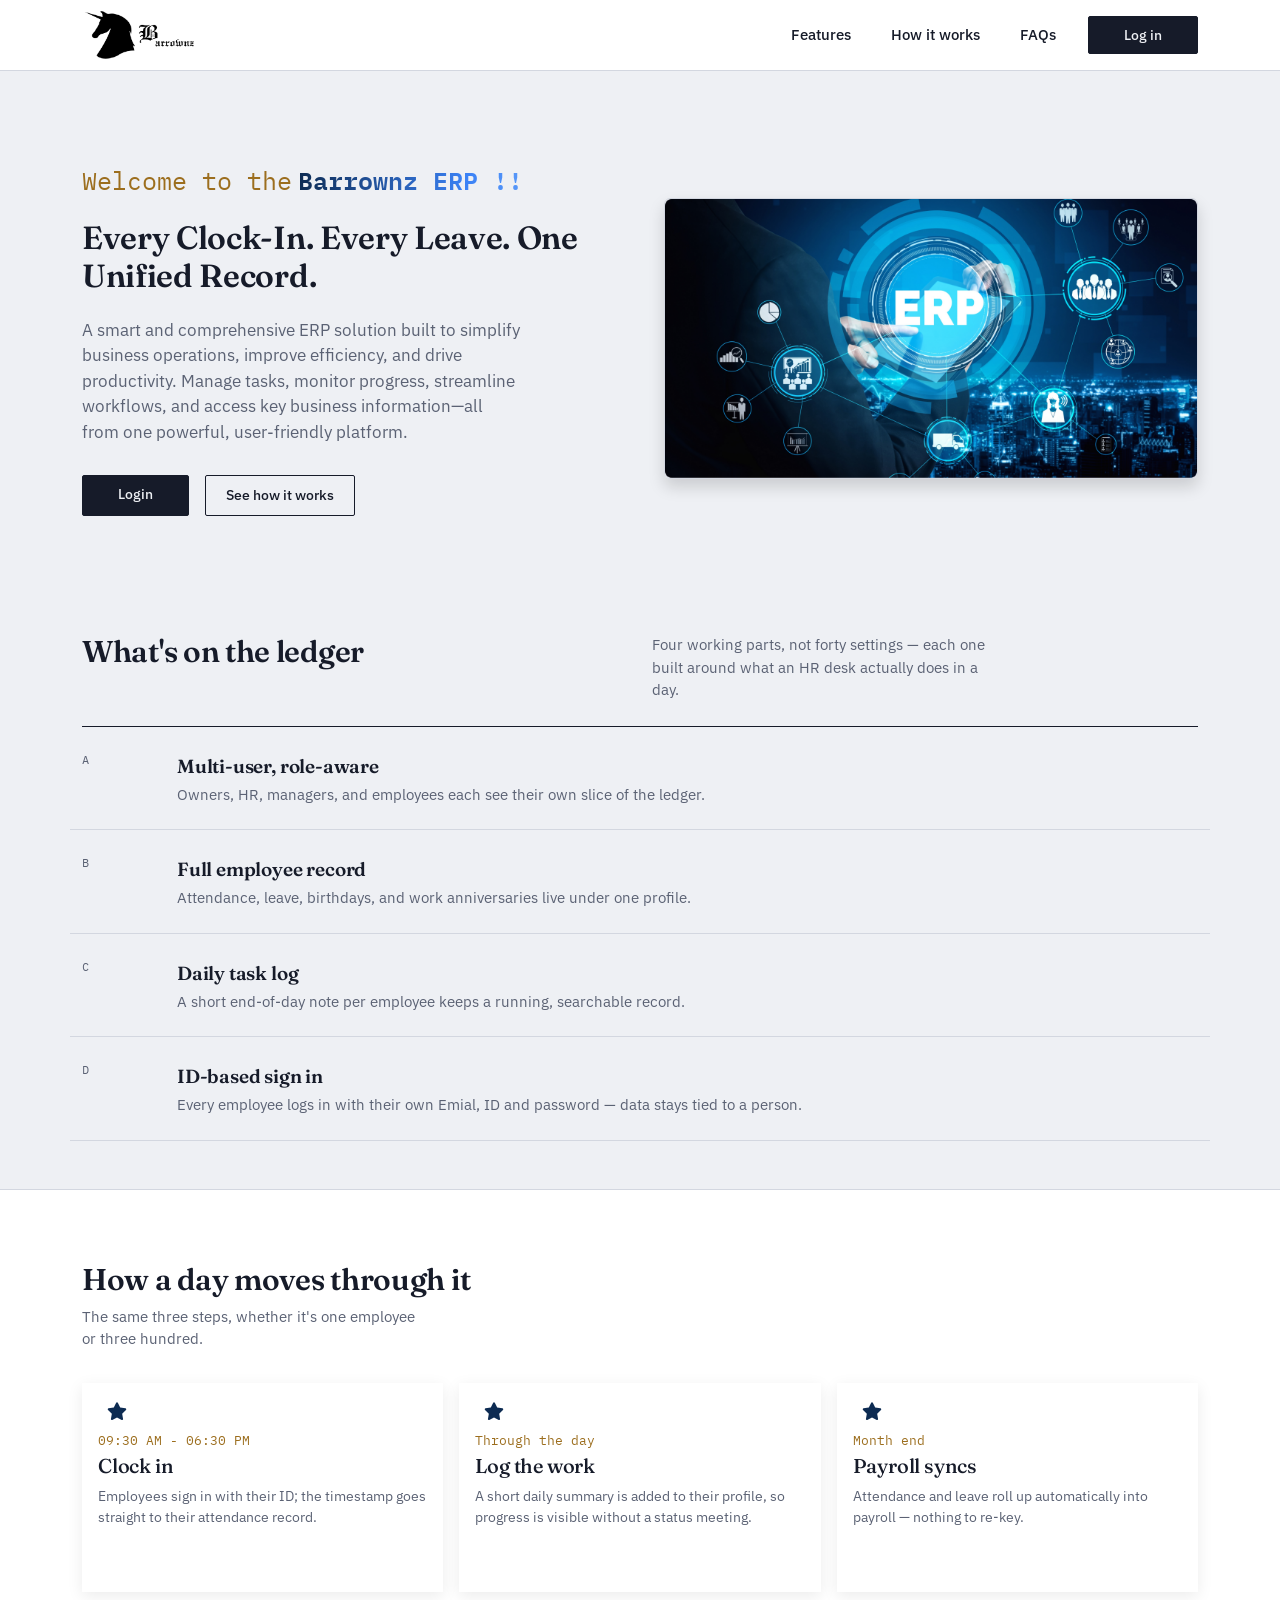
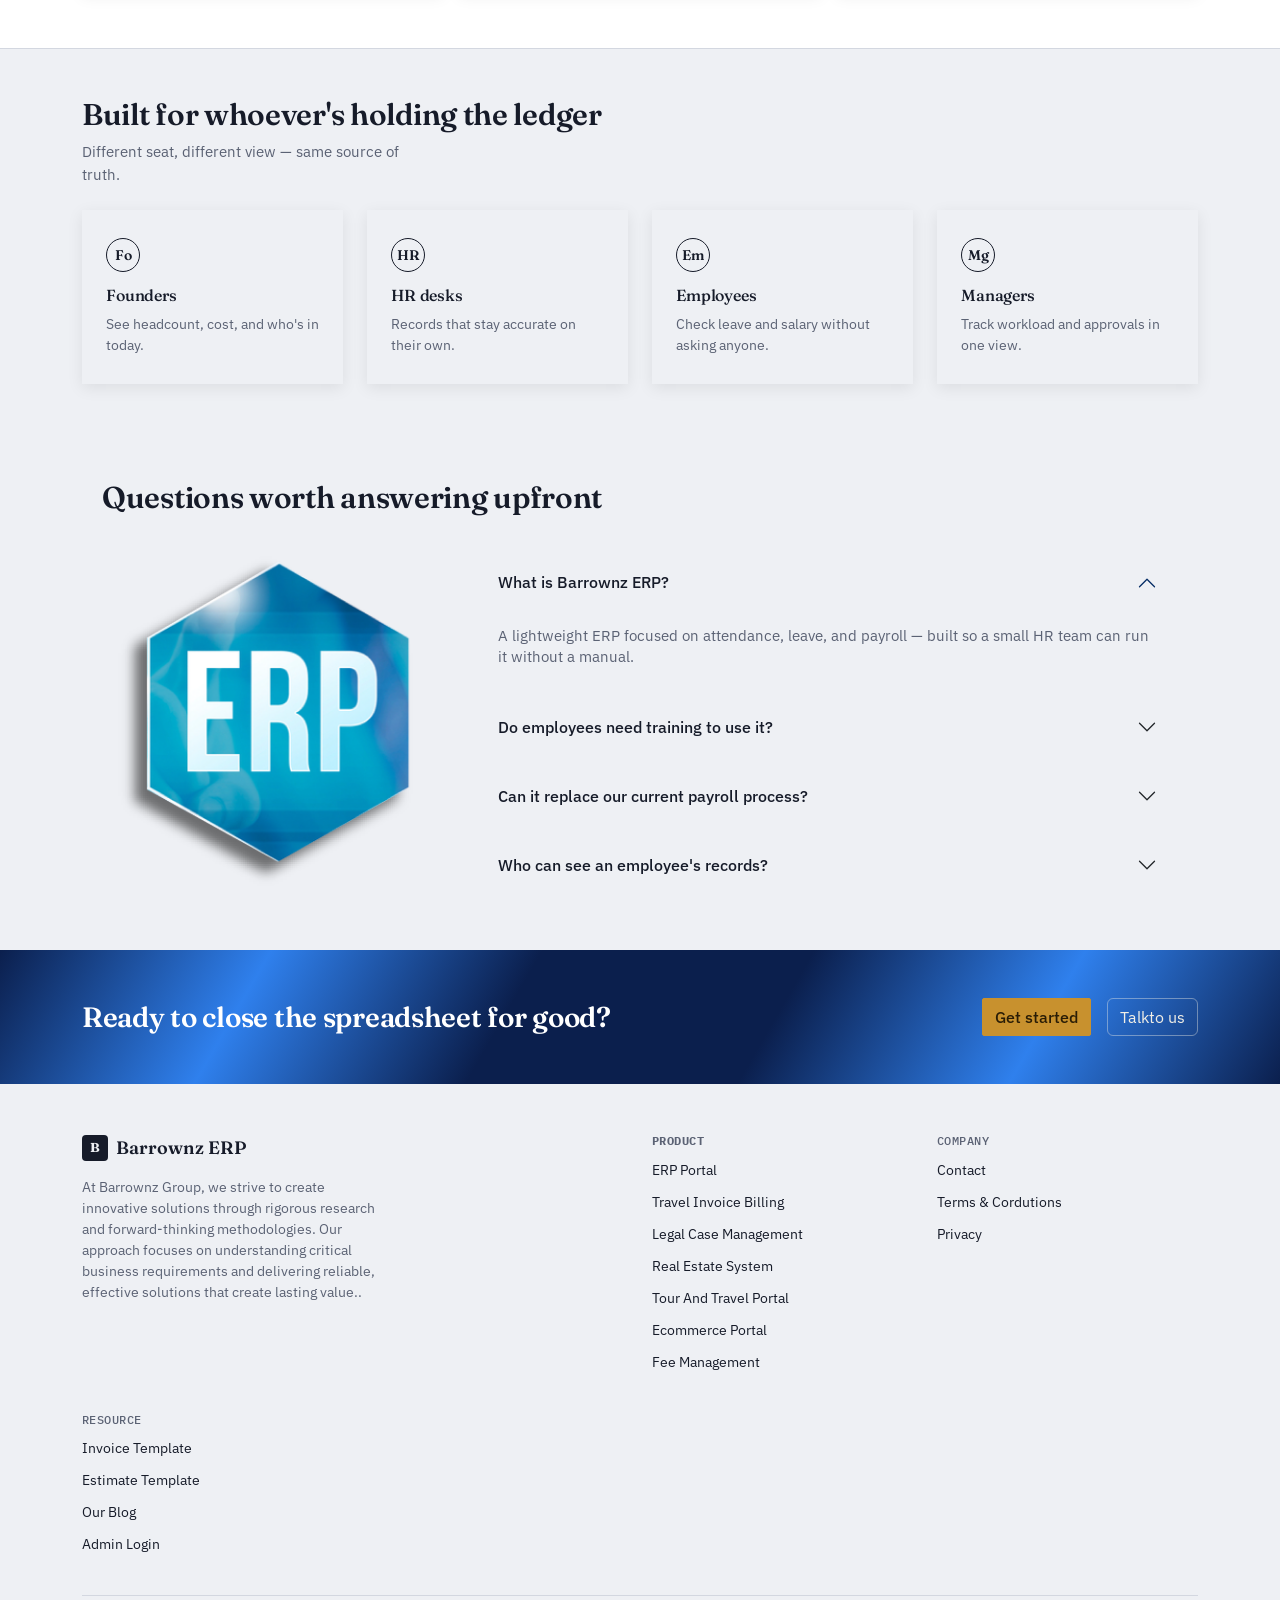
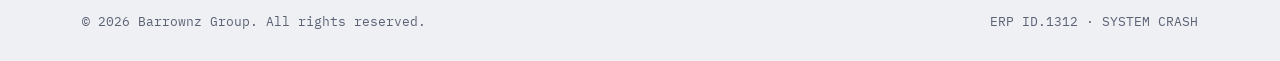
<file: index.html>
<!DOCTYPE html>
<html lang="en">
    <head>
        <meta charset="UTF-8">
        <meta name="viewport" content="width=device-width, initial-scale=1.0">
        <title>Barrownz ERP — One ledger for every clock-in</title>
        <link rel="icon" href="./assets/image/favicon.ico" type="image/x-icon">
        <link rel="icon" type="image/png" sizes="32x32"
            href="./assets/image/Barrownz-Logo.png">
        <link rel="icon" type="image/png" sizes="16x16"
            href="./assets/image/Barrownz-Logo.png">
        <link rel="apple-touch-icon" sizes="180x180"
            href="./assets/image/Barrownz-Logo.png">

        <!-- Bootstrap 5 -->
        <link href="./assets/css/bootstrap.min.css" rel="stylesheet">
        <link href="./assets/css/bootstrap.min.css" rel="stylesheet">

        <!-- Fonts -->
        <link rel="preconnect" href="https://fonts.googleapis.com">
        <link
            href="https://fonts.googleapis.com/css2?family=Fraunces:opsz,wght@9..144,500;9..144,600;9..144,700&family=IBM+Plex+Sans:wght@400;500;600&family=IBM+Plex+Mono:wght@400;500&display=swap"
            rel="stylesheet">
        <link rel="stylesheet" href="../css/employee/Home.css">
        <link rel="stylesheet"
            href="https://cdn.jsdelivr.net/npm/bootstrap-icons@1.11.3/font/bootstrap-icons.css">
    </head>
    <body>

        <!-- ================= NAVBAR ================= -->
        <nav class="navbar navbar-expand-lg sticky-top">
            <div class="container">

                <a class="navbar-brand d-flex align-items-center gap-2"
                    href="#">
                    <img src="../assets/image/Barrownz-Logo.png"
                        alt="Barrownz ERP logo"
                        class="brand-logo img-fluid">
                </a>

                <button class="navbar-toggler" type="button"
                    data-bs-toggle="collapse" data-bs-target="#navMenu"
                    aria-controls="navMenu" aria-expanded="false"
                    aria-label="Toggle navigation">
                    <span class="navbar-toggler-icon"></span>
                </button>
                <div class="collapse navbar-collapse" id="navMenu">
                    <ul
                        class="navbar-nav ms-auto align-items-lg-center gap-lg-4 gap-2 mt-3 mt-lg-0">
                        <li class="nav-item">
                            <a class="nav-link nav-link-custom"
                                href="#features">Features</a>
                        </li>
                        <li class="nav-item">
                            <a class="nav-link nav-link-custom" href="#how">How
                                it works</a>
                        </li>
                        <li class="nav-item">
                            <a class="nav-link nav-link-custom"
                                href="#faq">FAQs</a>
                        </li>
                        <li class="nav-item">
                            <a href="../auth/login.html"
                                class="btn btn-brand-dark">Log in</a>
                        </li>
                    </ul>
                </div>
            </div>
        </nav>

        <!-- ================= HERO ================= -->
        <header class="hero">
            <div class="container">
                <div class="row align-items-center g-5">
                    <div class="col-lg-6">
                        <div class="eyebrow">
                            Welcome to the
                            <span class="highlight-text">Barrownz ERP
                                !!</span></div>
                        <h2>Every Clock-In. Every Leave. One Unified
                            Record.</h2>
                        <p class="lede">A smart and comprehensive ERP solution
                            built to simplify business operations, improve
                            efficiency, and drive productivity. Manage tasks,
                            monitor progress, streamline workflows, and access
                            key business information—all from one powerful,
                            user-friendly platform.</p>
                        <div class="d-flex gap-3 flex-wrap">
                            <a href="../auth/login.html"
                                class="btn btn-brand-dark">Login</a>
                            <a href="#how" class="btn btn-brand-ghost">See how
                                it works</a>
                        </div>
                    </div>
                    <div class="col-lg-6">
                        <!-- Timesheet card hata diya, ab sirf image dikhegi -->
                        <img src="../assets/image/erp-software.png"
                            alt="Barrownz ERP dashboard preview"
                            class="img-fluid rounded shadow"
                            style="border:1px solid var(--line);">
                    </div>
                </div>
            </div>
        </header>

        <!-- ================= FEATURES (LEDGER) ================= -->
        <section class="section" id="features">
            <div class="container">
                <div class="row section-head mb-4 gy-3">
                    <div class="col-lg-6">
                        <h2>What's on the ledger</h2>
                    </div>
                    <div class="col-lg-6">
                        <p>Four working parts, not forty settings — each one
                            built around what an HR desk actually does in a
                            day.</p>
                    </div>
                </div>
                <div class="ledger">
                    <div class="row ledger-row gx-4">
                        <div class="col-md-1 idx">A</div>
                        <div class="col-md-11">
                            <h3>Multi-user, role-aware</h3>
                            <p>Owners, HR, managers, and employees each see
                                their own slice of the ledger.</p>
                        </div>
                    </div>
                    <div class="row ledger-row gx-4">
                        <div class="col-md-1 idx">B</div>
                        <div class="col-md-11">
                            <h3>Full employee record</h3>
                            <p>Attendance, leave, birthdays, and work
                                anniversaries live under one profile.</p>
                        </div>
                    </div>
                    <div class="row ledger-row gx-4">
                        <div class="col-md-1 idx">C</div>
                        <div class="col-md-11">
                            <h3>Daily task log</h3>
                            <p>A short end-of-day note per employee keeps a
                                running, searchable record.</p>
                        </div>
                    </div>
                    <div class="row ledger-row gx-4">
                        <div class="col-md-1 idx">D</div>
                        <div class="col-md-11">
                            <h3>ID-based sign in</h3>
                            <p>Every employee logs in with their own Emial, ID
                                and password — data stays tied to a person.</p>
                        </div>
                    </div>
                </div>
            </div>
        </section>

        <!-- ================= HOW IT WORKS (TIMELINE) ================= -->
        <section class="section section-alt" id="how">
            <div class="container">
                <div class="section-head my-4">
                    <h2>How a day moves through it</h2>
                    <p>The same three steps, whether it's one employee or three
                        hundred. </p>
                </div>
                <div
                    class="row g-3 d-flex align-items-center justify-content-between flex-wrap">
                    <div class="col-md d-flex">
                        <div class="py-5 px-3 card-box">
                            <div class="tl-icon-wrap">
                                <svg class="tl-node"
                                    xmlns="http://www.w3.org/2000/svg"
                                    viewBox="0 0 16 16" width="20" height="20"
                                    fill="currentColor">
                                    <path
                                        d="M8 .25a.75.75 0 0 1 .673.418l1.882 3.815 4.21.612a.75.75 0 0 1 .416 1.279l-3.046 2.97.719 4.192a.75.75 0 0 1-1.088.79L8 12.347l-3.766 1.98a.75.75 0 0 1-1.088-.79l.72-4.192L.818 6.374a.75.75 0 0 1 .416-1.28l4.21-.611L7.327.668A.75.75 0 0 1 8 .25Z" />
                                </svg>
                            </div>
                            <div>
                                <div class="tl-time mb-1">09:30 AM - 06:30
                                    PM</div>
                                <h3 class="h5">Clock in</h3>
                                <p class="text-muted-custom small">Employees
                                    sign in
                                    with their ID; the timestamp goes straight
                                    to
                                    their attendance record.
                                </p>
                            </div>
                        </div>
                    </div>
                    <div class="col-md py-2 d-flex">
                        <div class="py-5 px-3 card-box">
                            <div class="tl-icon-wrap">
                                <svg class="tl-node"
                                    xmlns="http://www.w3.org/2000/svg"
                                    viewBox="0 0 16 16" width="20" height="20"
                                    fill="currentColor">
                                    <path
                                        d="M8 .25a.75.75 0 0 1 .673.418l1.882 3.815 4.21.612a.75.75 0 0 1 .416 1.279l-3.046 2.97.719 4.192a.75.75 0 0 1-1.088.79L8 12.347l-3.766 1.98a.75.75 0 0 1-1.088-.79l.72-4.192L.818 6.374a.75.75 0 0 1 .416-1.28l4.21-.611L7.327.668A.75.75 0 0 1 8 .25Z" />
                                </svg>
                            </div>
                            <div>
                                <div class="tl-time mb-1">Through the day</div>
                                <h3 class="h5">Log the work</h3>
                                <p class="text-muted-custom small">A short daily
                                    summary is added to their profile, so
                                    progress
                                    is visible without a status meeting.
                                </p>
                            </div>
                        </div>
                    </div>
                    <div class="col-md py-2 d-flex">
                        <div class="py-5 px-3 card-box">
                            <div class="tl-icon-wrap">
                                <svg class="tl-node"
                                    xmlns="http://www.w3.org/2000/svg"
                                    viewBox="0 0 16 16" width="20" height="20"
                                    fill="currentColor">
                                    <path
                                        d="M8 .25a.75.75 0 0 1 .673.418l1.882 3.815 4.21.612a.75.75 0 0 1 .416 1.279l-3.046 2.97.719 4.192a.75.75 0 0 1-1.088.79L8 12.347l-3.766 1.98a.75.75 0 0 1-1.088-.79l.72-4.192L.818 6.374a.75.75 0 0 1 .416-1.28l4.21-.611L7.327.668A.75.75 0 0 1 8 .25Z" />
                                </svg>
                            </div>
                            <div>
                                <div class="tl-time mb-1">Month end</div>
                                <h3 class="h5">Payroll syncs</h3>
                                <p class="text-muted-custom small">Attendance
                                    and leave roll up automatically into payroll
                                    — nothing to re-key.</p>
                            </div>
                        </div>
                    </div>
                </div>
            </div>
        </section>

        <!-- ================= AUDIENCE ================= -->
        <section class="section">
            <div class="container">
                <div class="section-head mb-4">
                    <h2>Built for whoever's holding the ledger</h2>
                    <p>Different seat, different view — same source of
                        truth.</p>
                </div>
                <div class="row g-4">
                    <div class="col-md-3 col-6">
                        <div class="aud-cell h-100 card-box">
                            <div class="aud-mono">Fo</div>
                            <h3 class="h6">Founders</h3>
                            <p class="text-muted-custom small mb-0">See
                                headcount, cost, and who's in today.</p>
                        </div>
                    </div>
                    <div class="col-md-3 col-6">
                        <div class="aud-cell h-100 card-box">
                            <div class="aud-mono">HR</div>
                            <h3 class="h6">HR desks</h3>
                            <p class="text-muted-custom small mb-0">Records that
                                stay accurate on their own.</p>
                        </div>
                    </div>
                    <div class="col-md-3 col-6">
                        <div class="aud-cell h-100 card-box">
                            <div class="aud-mono">Em</div>
                            <h3 class="h6">Employees</h3>
                            <p class="text-muted-custom small mb-0">Check leave
                                and salary without asking anyone.</p>
                        </div>
                    </div>
                    <div class="col-md-3 col-6">
                        <div class="aud-cell h-100 card-box">
                            <div class="aud-mono">Mg</div>
                            <h3 class="h6">Managers</h3>
                            <p class="text-muted-custom small mb-0">Track
                                workload and approvals in one view.</p>
                        </div>
                    </div>
                </div>
            </div>
        </section>

        <!-- ================= FAQ ================= -->
        <section class="section" id="faq">
            <div class="container" style="max-width:1100px;">
                <div class="section-head mb-4">
                    <h2>Questions worth answering upfront</h2>
                </div>
                <div class="row align-items-start g-5">
                    <!-- LEFT SIDE - IMAGE -->
                    <div class="col-lg-4 d-flex align-items-center">
                        <div class="image-card border-0">
                            <img src="../assets/image/ERP.png"
                                alt="Barrownz ERP FAQ illustration"
                                class="img-fluid rounded image-scale">
                        </div>
                    </div>

                    <!-- RIGHT SIDE - ACCORDION -->
                    <div class="col-lg-8 bg-transparent pt-2">
                        <div class="accordion bg-transparent" id="faqAccordion">
                            <div class="accordion-item">
                                <h2 class="accordion-header">
                                    <button class="accordion-button"
                                        type="button"
                                        data-bs-toggle="collapse"
                                        data-bs-target="#f1">
                                        What is Barrownz ERP?
                                    </button>
                                </h2>
                                <div id="f1"
                                    class="accordion-collapse collapse show"
                                    data-bs-parent="#faqAccordion">
                                    <div class="accordion-body">A lightweight
                                        ERP
                                        focused on attendance, leave, and
                                        payroll —
                                        built so a small HR team can run it
                                        without a
                                        manual.
                                    </div>
                                </div>
                            </div>
                            <div class="accordion-item">
                                <h2 class="accordion-header">
                                    <button class="accordion-button collapsed"
                                        type="button"
                                        data-bs-toggle="collapse"
                                        data-bs-target="#f2">
                                        Do employees need training to use it?
                                    </button>
                                </h2>
                                <div id="f2" class="accordion-collapse collapse"
                                    data-bs-parent="#faqAccordion">
                                    <div class="accordion-body">
                                        Signing in and logging a day takes under
                                        a
                                        minute. Most teams are fully on it
                                        within a
                                        week.
                                    </div>
                                </div>
                            </div>
                            <div class="accordion-item">
                                <h2 class="accordion-header">
                                    <button class="accordion-button collapsed"
                                        type="button" data-bs-toggle="collapse"
                                        data-bs-target="#f3">
                                        Can it replace our current payroll
                                        process?
                                    </button>
                                </h2>
                                <div id="f3" class="accordion-collapse collapse"
                                    data-bs-parent="#faqAccordion">
                                    <div class="accordion-body">
                                        Attendance and leave feed straight into
                                        payroll,
                                        so most teams drop the separate
                                        spreadsheet
                                        within one pay cycle.
                                    </div>
                                </div>
                            </div>
                            <div class="accordion-item">
                                <h2 class="accordion-header">
                                    <button class="accordion-button collapsed"
                                        type="button"
                                        data-bs-toggle="collapse"
                                        data-bs-target="#f4">
                                        Who can see an employee's records?
                                    </button>
                                </h2>
                                <div id="f4" class="accordion-collapse collapse"
                                    data-bs-parent="#faqAccordion">
                                    <div class="accordion-body">
                                        Only that employee, their manager, and
                                        HR —
                                        role-based access keeps records private.
                                    </div>
                                </div>
                            </div>
                        </div>
                    </div>

                </div>
            </div>
        </section>

        <!-- ================= CTA ================= -->
        <section class="cta-band py-5">
            <div
                class="container d-flex flex-wrap justify-content-between align-items-center gap-4">
                <h2 class="mb-0">Ready to close the spreadsheet for good?</h2>
                <div class="d-flex gap-3">
                    <a href="#" class="btn btn-brand-amber">Get started</a>
                    <a href="#" class="btn"
                        style="border:1px solid rgba(242,239,230,.4);color:#F2EFE6;">
                        Talkto us
                    </a>
                </div>
            </div>
        </section>

        <!-- ================= FOOTER ================= -->
        <footer>
            <div class="container">
                <div class="row g-4">
                    <div class="col-md-6">
                        <div class="d-flex align-items-center gap-2 mb-3">
                            <span class="brand-mark">B</span>
                            <span class="brand-name">Barrownz ERP</span>
                        </div>
                        <p class="text-muted-custom small"
                            style="max-width:38ch;">
                            At Barrownz Group, we strive
                            to create innovative solutions through rigorous
                            research and forward-thinking methodologies. Our
                            approach focuses on understanding critical business
                            requirements and delivering reliable, effective
                            solutions that create lasting value..
                        </p>
                    </div>
                    <div class="col-6 col-md-3">
                        <h4 class="fw-bold">Product</h4>
                        <ul class="list-unstyled d-flex flex-column gap-2">
                            <li>
                                <a href="#">ERP Portal</a>
                            </li>
                            <li>
                                <a href="#">Travel Invoice Billing</a>
                            </li>
                            <li>
                                <a href="#">Legal Case Management</a>
                            </li>
                            <li>
                                <a href="#">Real Estate System</a>
                            </li>
                            <li>
                                <a href="#">Tour And Travel Portal</a>
                            </li>
                            <li>
                                <a href="#">Ecommerce Portal</a>
                            </li>
                            <li>
                                <a href="#">Fee Management</a>
                            </li>
                        </ul>
                    </div>
                    <div class="col-6 col-md-3">
                        <h4>Company</h4>
                        <ul class="list-unstyled d-flex flex-column gap-2">
                            <li>
                                <a href="#">Contact</a>
                            </li>
                            <li>
                                <a href="#">Terms & Cordutions</a>
                            </li>
                            <li>
                                <a href="#">Privacy</a>
                            </li>
                        </ul>
                    </div>
                    <div class="col-6 col-md-3">
                        <h4>Resource</h4>
                        <ul class="list-unstyled d-flex flex-column gap-2">
                            <li>
                                <a href="#">Invoice Template</a>
                            </li>
                            <li>
                                <a href="#">Estimate Template</a>
                            </li>
                            <li>
                                <a href="#">Our Blog</a>
                            </li>
                            <li>
                                <a href="#">Admin Login</a>
                            </li>
                        </ul>
                    </div>
                </div>
                <div
                    class="d-flex justify-content-between flex-wrap pt-3 mt-4 foot-bottom">
                    <span>© 2026 Barrownz Group. All rights reserved.</span>
                    <span>ERP ID.1312 · SYSTEM CRASH</span>
                </div>
            </div>
        </footer>

        <script src="../assets/js/bootstrap.bundle.min.js"></script>
    </body>
</html>
</file>
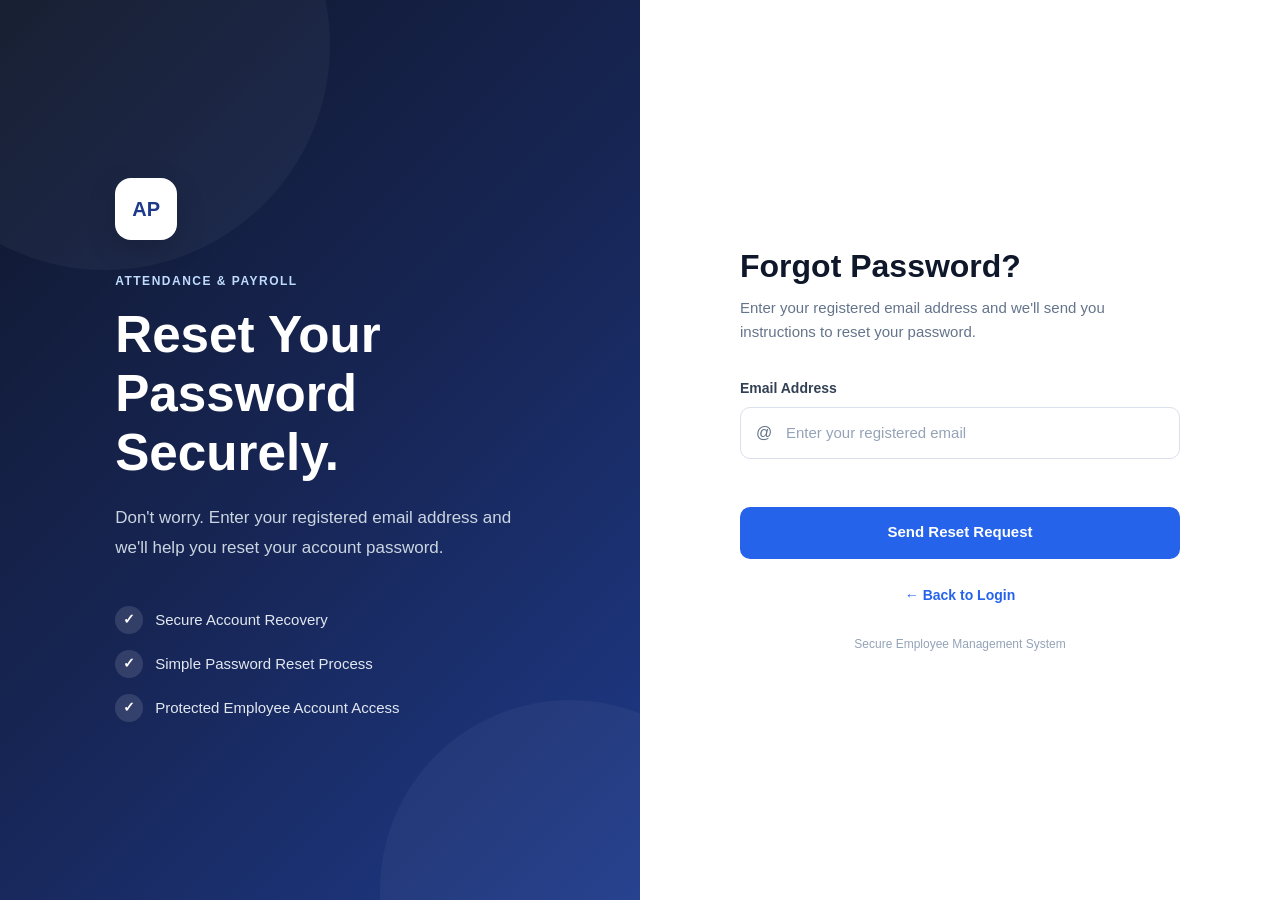
<file: auth/forget-password.html>
<!DOCTYPE html>
<html lang="en">

<head>
    <meta charset="UTF-8">
    <meta name="viewport" content="width=device-width, initial-scale=1.0">

    <title>Forgot Password | Attendance & Payroll ERP</title>

    <link rel="stylesheet" href="../assets/css/bootstrap.min.css">
    <link rel="stylesheet" href="../css/forgot-password.css">
</head>

<body class="forgot-password-page">

    <div class="forgot-wrapper">

        <!-- Left Branding Section -->
        <div class="forgot-brand-section">

            <div class="brand-content">

                <div class="brand-logo">
                    <span>AP</span>
                </div>

                <span class="brand-label">
                    ATTENDANCE & PAYROLL
                </span>

                <h1>Reset Your Password Securely.</h1>

                <p>
                    Don't worry. Enter your registered email address and
                    we'll help you reset your account password.
                </p>

                <div class="brand-features">

                    <div class="brand-feature">
                        <span class="feature-icon">✓</span>
                        <span>Secure Account Recovery</span>
                    </div>

                    <div class="brand-feature">
                        <span class="feature-icon">✓</span>
                        <span>Simple Password Reset Process</span>
                    </div>

                    <div class="brand-feature">
                        <span class="feature-icon">✓</span>
                        <span>Protected Employee Account Access</span>
                    </div>

                </div>

            </div>

        </div>


        <!-- Right Form Section -->
        <div class="forgot-form-section">

            <div class="forgot-card">

                <!-- Mobile Logo -->
                <div class="mobile-logo">

                    <div class="mobile-logo-icon">
                        AP
                    </div>

                    <span>Attendance & Payroll ERP</span>

                </div>


                <!-- Header -->
                <div class="forgot-header">

                    <h2>Forgot Password?</h2>

                    <p>
                        Enter your registered email address and we'll send
                        you instructions to reset your password.
                    </p>

                </div>


                <!-- Form -->
                <form id="forgotPasswordForm" novalidate>

                    <div class="form-group-custom">

                        <label for="email">
                            Email Address
                        </label>


                        <div class="input-wrapper">

                            <span class="input-icon">
                                @
                            </span>


                            <input
                                type="email"
                                class="form-control"
                                id="email"
                                name="email"
                                placeholder="Enter your registered email"
                                autocomplete="email"
                                required>

                        </div>


                        <div
                            id="emailError"
                            class="form-error">

                        </div>

                    </div>


                    <!-- Submit Button -->
                    <button
                        type="submit"
                        class="reset-btn"
                        id="resetButton">

                        <span id="resetButtonText">
                            Send Reset Request
                        </span>

                        <span
                            id="resetLoader"
                            class="spinner-border spinner-border-sm d-none"
                            aria-hidden="true">

                        </span>

                    </button>


                    <!-- Success Message -->
                    <div
                        id="successMessage"
                        class="success-message d-none"
                        role="alert">

                    </div>

                </form>


                <!-- Back to Login -->
                <div class="back-login">

                    <a href="login.html">
                        ← Back to Login
                    </a>

                </div>


                <div class="forgot-footer">
                    Secure Employee Management System
                </div>

            </div>

        </div>

    </div>


    <script src="../assets/js/bootstrap.bundle.min.js"></script>
    <script src="../js/config.js"></script>
    <script src="../js/api.js"></script>
    <script src="../js/forgot-password.js"></script>

</body>

</html>
</file>
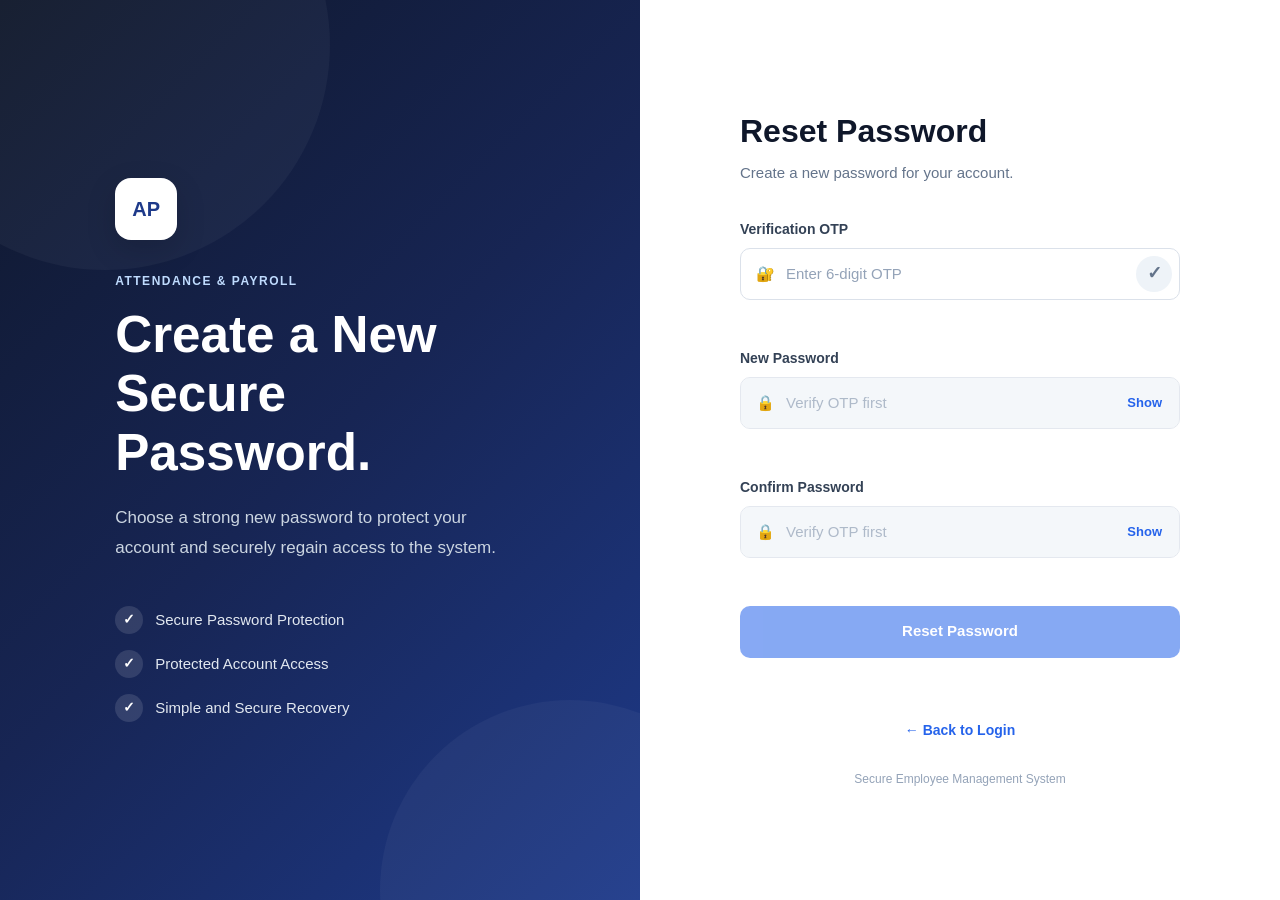
<file: auth/reset-password.html>
<!DOCTYPE html>
<html lang="en">

    <head>
        <meta charset="UTF-8">
        <meta name="viewport" content="width=device-width, initial-scale=1.0">

        <title>Reset Password | Attendance & Payroll ERP</title>

        <link rel="stylesheet" href="../assets/css/bootstrap.min.css">
        <link rel="stylesheet" href="../css/reset-password.css">
    </head>

    <body class="reset-password-page">

        <div class="reset-wrapper">

            <!-- Left Branding Section -->
            <div class="reset-brand-section">

                <div class="brand-content">

                    <div class="brand-logo">
                        <span>AP</span>
                    </div>

                    <span class="brand-label">
                        ATTENDANCE & PAYROLL
                    </span>

                    <h1>Create a New Secure Password.</h1>

                    <p>
                        Choose a strong new password to protect your account
                        and securely regain access to the system.
                    </p>

                    <div class="brand-features">

                        <div class="brand-feature">
                            <span class="feature-icon">✓</span>
                            <span>Secure Password Protection</span>
                        </div>

                        <div class="brand-feature">
                            <span class="feature-icon">✓</span>
                            <span>Protected Account Access</span>
                        </div>

                        <div class="brand-feature">
                            <span class="feature-icon">✓</span>
                            <span>Simple and Secure Recovery</span>
                        </div>

                    </div>

                </div>

            </div>

            <!-- Right Form Section -->
            <div class="reset-form-section">

                <div class="reset-card">

                    <!-- Mobile Logo -->
                    <div class="mobile-logo">

                        <div class="mobile-logo-icon">
                            AP
                        </div>

                        <span>Attendance & Payroll ERP</span>

                    </div>

                    <!-- Header -->
                    <div class="reset-header">

                        <h2>Reset Password</h2>

                        <p>
                            Create a new password for your account.
                        </p>

                    </div>

                    <!-- Reset Form -->
                    <form id="resetPasswordForm" novalidate>

                        <!-- OTP -->
                        <!-- OTP Verification -->
                        <div class="form-group-custom">

                            <label for="otp">
                                Verification OTP
                            </label>

                            <div class="input-wrapper otp-wrapper">

                                <span class="input-icon">🔐</span>

                                <input
                                    type="text"
                                    class="form-control otp-input"
                                    id="otp"
                                    name="otp"
                                    placeholder="Enter 6-digit OTP"
                                    inputmode="numeric"
                                    maxlength="6"
                                    autocomplete="one-time-code"
                                    required>

                                <!-- OTP Verify Button -->
                                <button
                                    type="button"
                                    id="verifyOtpButton"
                                    class="verify-otp-btn"
                                    title="Verify OTP"
                                    aria-label="Verify OTP">

                                    <span id="verifyOtpIcon">✓</span>

                                </button>

                            </div>

                            <div id="otpMessage" class="otp-message"></div>

                            <div id="otpError" class="form-error"></div>

                        </div>
                        <!-- New Password -->
                        <div class="form-group-custom">

                            <label for="newPassword">
                                New Password
                            </label>

                            <div class="input-wrapper password-wrapper">

                                <span class="input-icon">🔒</span>

                                <input
                                    type="password"
                                    class="form-control"
                                    id="newPassword"
                                    name="newPassword"
                                    placeholder="Verify OTP first"
                                    autocomplete="new-password"
                                    disabled
                                    required>

                                <button type="button" class="toggle-password"
                                    id="toggleNewPassword">

                                    <span id="toggleNewPasswordText">
                                        Show
                                    </span>

                                </button>

                            </div>

                            <div id="newPasswordError" class="form-error">

                            </div>

                        </div>

                        <!-- Confirm Password -->
                        <div class="form-group-custom">

                            <label for="confirmPassword">
                                Confirm Password
                            </label>

                            <div class="input-wrapper password-wrapper">

                                <span class="input-icon">🔒</span>

                                <input
                                    type="password"
                                    class="form-control"
                                    id="confirmPassword"
                                    name="confirmPassword"
                                    placeholder="Verify OTP first"
                                    autocomplete="new-password"
                                    disabled
                                    required>

                                <button type="button" class="toggle-password"
                                    id="toggleConfirmPassword">

                                    <span id="toggleConfirmPasswordText">
                                        Show
                                    </span>

                                </button>

                            </div>

                            <div id="confirmPasswordError" class="form-error">

                            </div>

                        </div>

                        <!-- Reset Button -->
                        <button
                            type="submit"
                            class="reset-btn"
                            id="resetPasswordButton"
                            disabled>

                            <span id="resetPasswordButtonText">
                                Reset Password
                            </span>

                            <span id="resetPasswordLoader"
                                class="spinner-border spinner-border-sm d-none"
                                aria-hidden="true">

                            </span>

                        </button>

                        <!-- Success Message -->
                        <div id="successMessage" class="success-message d-none"
                            role="alert">

                        </div>

                        <!-- Error Message -->
                        <div id="resetError"
                            class="form-error text-center mt-3">

                        </div>

                    </form>

                    <!-- Back to Login -->
                    <div class="back-login">

                        <a href="login.html">
                            ← Back to Login
                        </a>

                    </div>

                    <div class="reset-footer">
                        Secure Employee Management System
                    </div>

                </div>

            </div>

        </div>

        <script src="../assets/js/bootstrap.bundle.min.js"></script>

        <script src="../js/config.js"></script>
        <script src="../js/api.js"></script>
        <script src="../js/reset-password.js"></script>

    </body>

</html>
</file>
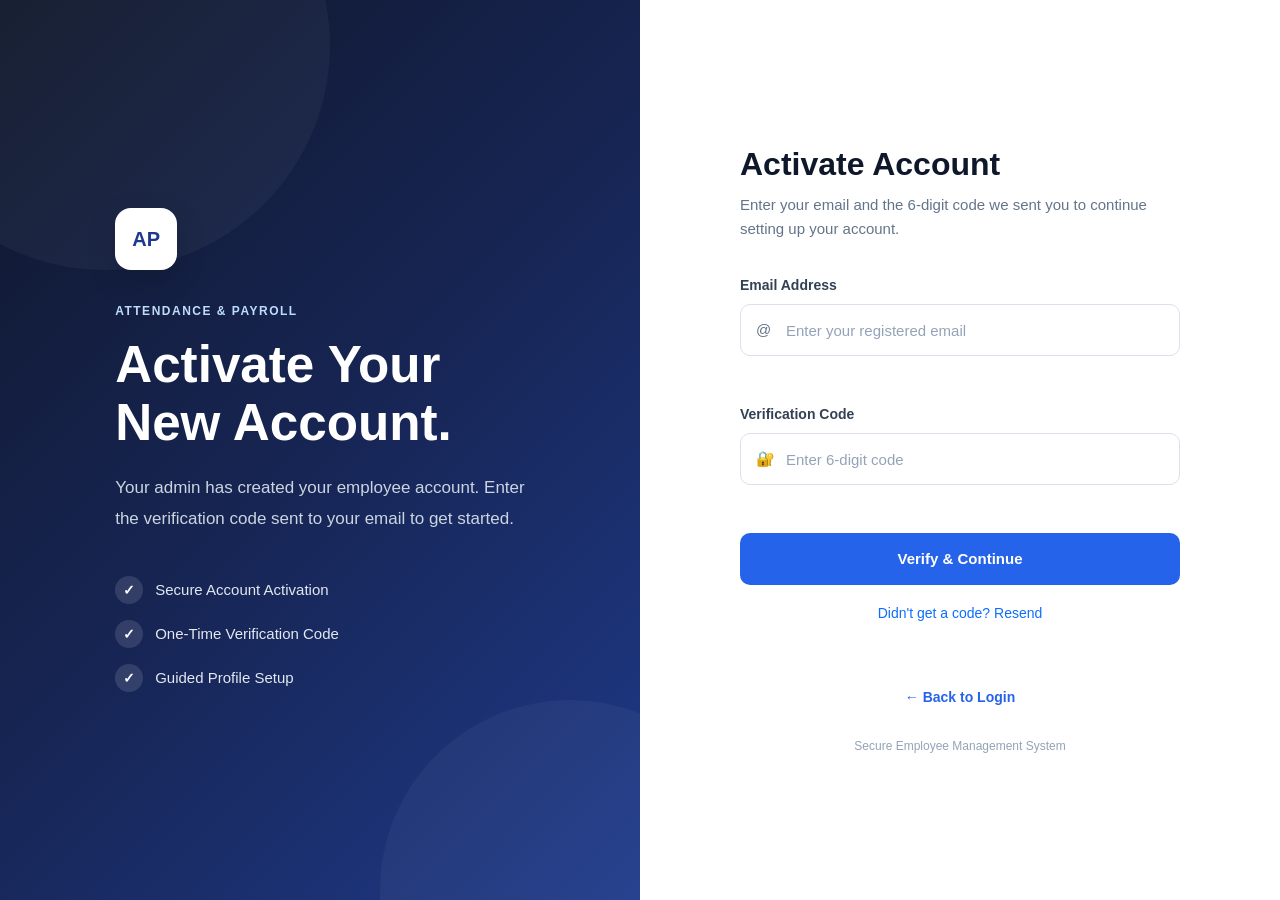
<file: auth/set-password.html>
<!DOCTYPE html>
<html lang="en">

<head>
    <meta charset="UTF-8">
    <meta name="viewport" content="width=device-width, initial-scale=1.0">

    <title>Set Password | Attendance & Payroll ERP</title>

    <link rel="stylesheet" href="../assets/css/bootstrap.min.css">
    <link rel="stylesheet" href="../css/reset-password.css">
</head>

<body class="reset-password-page">

    <div class="reset-wrapper">

        <!-- Left Branding Section -->
        <div class="reset-brand-section">

            <div class="brand-content">

                <div class="brand-logo">
                    <span>AP</span>
                </div>

                <span class="brand-label">
                    ATTENDANCE & PAYROLL
                </span>

                <h1>Almost There.</h1>

                <p>
                    Choose a password for your account. You'll use it every
                    time you log in from now on.
                </p>

                <div class="brand-features">

                    <div class="brand-feature">
                        <span class="feature-icon">✓</span>
                        <span>Final Setup Step</span>
                    </div>

                    <div class="brand-feature">
                        <span class="feature-icon">✓</span>
                        <span>Secure Password Protection</span>
                    </div>

                    <div class="brand-feature">
                        <span class="feature-icon">✓</span>
                        <span>Ready to Log In</span>
                    </div>

                </div>

            </div>

        </div>

        <!-- Right Form Section -->
        <div class="reset-form-section">

            <div class="reset-card">

                <!-- Mobile Logo -->
                <div class="mobile-logo">
                    <div class="mobile-logo-icon">AP</div>
                    <span>Attendance & Payroll ERP</span>
                </div>

                <!-- Header -->
                <div class="reset-header">
                    <h2>Set Your Password</h2>
                    <p id="setPasswordSubHeading">
                        Create a password to finish activating your account.
                    </p>
                </div>

                <form id="setPasswordForm" novalidate>

                    <!-- New Password -->
                    <div class="form-group-custom">
                        <label for="newPassword">New Password</label>

                        <div class="input-wrapper password-wrapper">
                            <span class="input-icon">🔒</span>
                            <input type="password" class="form-control" id="newPassword" name="newPassword"
                                placeholder="Enter new password" autocomplete="new-password" minlength="8" required>

                            <button type="button" class="toggle-password" id="toggleNewPassword">
                                <span id="toggleNewPasswordText">Show</span>
                            </button>
                        </div>

                        <div id="newPasswordError" class="form-error"></div>
                    </div>

                    <!-- Confirm Password -->
                    <div class="form-group-custom">
                        <label for="confirmPassword">Confirm Password</label>

                        <div class="input-wrapper password-wrapper">
                            <span class="input-icon">🔒</span>
                            <input type="password" class="form-control" id="confirmPassword" name="confirmPassword"
                                placeholder="Confirm new password" autocomplete="new-password" minlength="8" required>

                            <button type="button" class="toggle-password" id="toggleConfirmPassword">
                                <span id="toggleConfirmPasswordText">Show</span>
                            </button>
                        </div>

                        <div id="confirmPasswordError" class="form-error"></div>
                    </div>

                    <!-- Submit Button -->
                    <button type="submit" class="reset-btn" id="setPasswordButton">
                        <span id="setPasswordButtonText">Set Password & Finish</span>
                        <span id="setPasswordLoader" class="spinner-border spinner-border-sm d-none" aria-hidden="true"></span>
                    </button>

                    <!-- Success Message -->
                    <div id="successMessage" class="success-message d-none" role="alert"></div>

                    <!-- Error Message -->
                    <div id="setPasswordError" class="form-error text-center mt-3"></div>

                </form>

                <div class="back-login">
                    <a href="setup-profile.html">← Back to Profile Setup</a>
                </div>

                <div class="reset-footer">
                    Secure Employee Management System
                </div>

            </div>

        </div>

    </div>

    <script src="../assets/js/bootstrap.bundle.min.js"></script>
    <script src="../js/config.js"></script>
    <script src="../js/api.js"></script>
    <script src="../js/onboarding-session.js"></script>
    <script src="../js/set-password.js"></script>

</body>

</html>
</file>
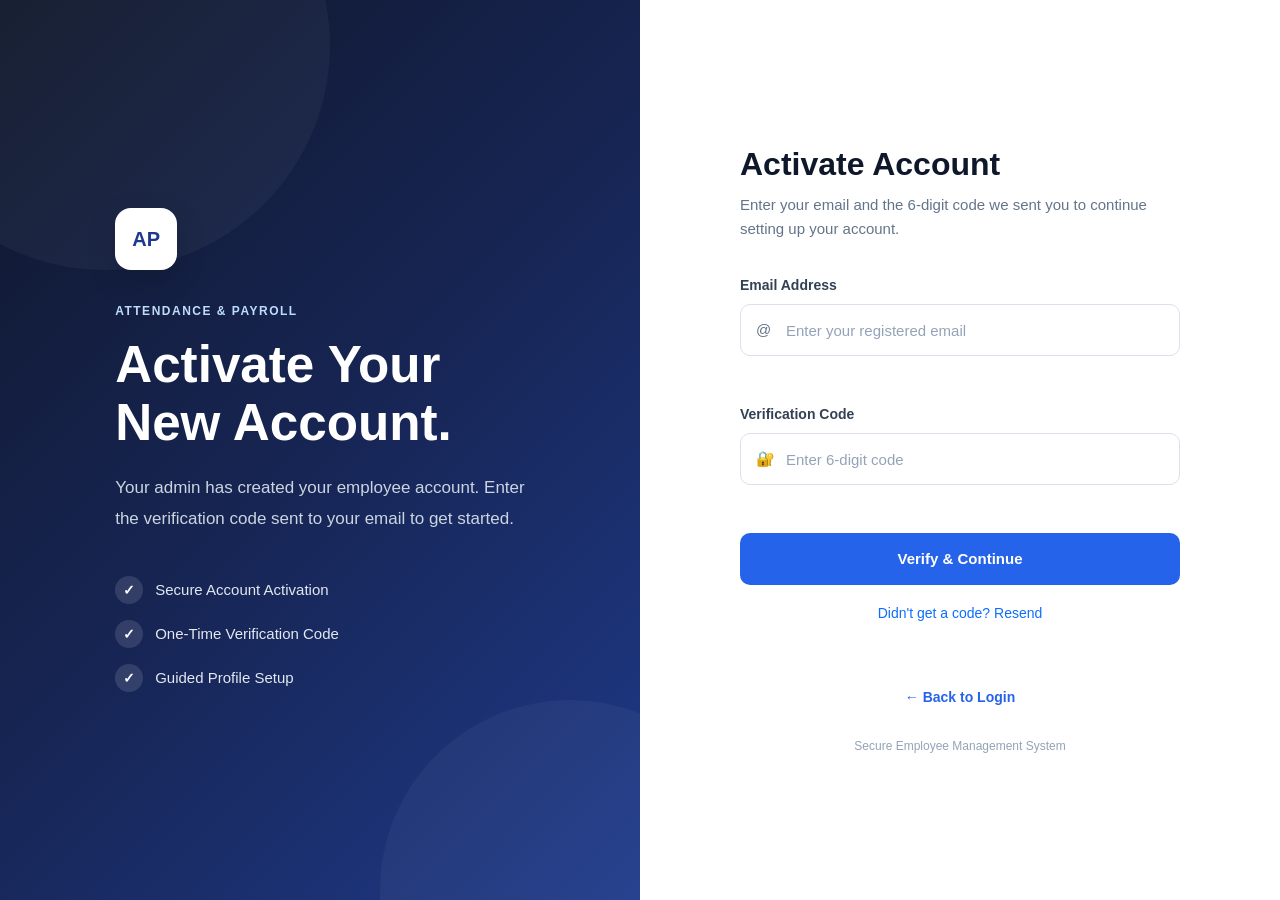
<file: auth/setup-profile.html>
<!DOCTYPE html>
<html lang="en">

<head>
    <meta charset="UTF-8">
    <meta name="viewport" content="width=device-width, initial-scale=1.0">
    <title>Complete Your Profile | Attendance & Payroll ERP</title>

    <link rel="stylesheet" href="../assets/css/bootstrap.min.css">
    <link rel="stylesheet" href="../css/admin-dashboard.css">
    <link rel="stylesheet" href="../css/setup-profile.css">
</head>

<body>

    <!-- TOP BAR -->
    <nav class="navbar admin-navbar">
        <div class="container-fluid">
            <span class="navbar-brand admin-brand">
                <span class="brand-logo">AP</span>
                <span class="brand-text">
                    <strong>Attendance & Payroll</strong>
                    <small>Employee Onboarding · Step 2 of 3</small>
                </span>
            </span>
            <button type="button" id="exitOnboardingButton" class="secondary-action-btn">
                Save & Exit
            </button>
        </div>
    </nav>

    <div class="container-fluid py-4">

        <div class="page-header">
            <p class="page-label">ACCOUNT SETUP</p>
            <h1>Complete Your Profile</h1>
            <p>
                Add at least one entry to each section below. Once every
                section is checked off, you can continue to set your
                password and start using your account.
            </p>
        </div>

        <div class="row g-4">

            <!-- PROGRESS CHECKLIST -->
            <div class="col-lg-3">
                <div class="management-card p-3">
                    <h6 class="mb-3">Your Progress</h6>
                    <ul class="onboarding-checklist" id="onboardingChecklist">
                        <li data-section="personal" class="active"><span class="check-dot">✓</span> Personal Information</li>
                        <li data-section="emergency"><span class="check-dot">✓</span> Emergency Contact</li>
                        <li data-section="bank"><span class="check-dot">✓</span> Bank Information</li>
                        <li data-section="family"><span class="check-dot">✓</span> Family Information</li>
                        <li data-section="education"><span class="check-dot">✓</span> Education</li>
                        <li data-section="experience"><span class="check-dot">✓</span> Experience</li>
                        <li data-section="nominee"><span class="check-dot">✓</span> Nomination</li>
                        <li data-section="skills"><span class="check-dot">✓</span> Skills</li>
                    </ul>
                    <button type="button" id="continueToPasswordButton" class="primary-action-btn w-100 mt-3">
                        Continue to Set Password
                    </button>
                    <p class="text-muted small mt-2 mb-0">
                        You can also continue with sections incomplete; you'll
                        be told exactly what's still missing.
                    </p>
                </div>
            </div>

            <!-- FORM SECTIONS -->
            <div class="col-lg-9">
                <div class="management-card p-4">

                    <ul class="nav nav-pills" id="onboardTab" role="tablist">
                        <li class="nav-item">
                            <button class="nav-link active" data-bs-toggle="pill" data-bs-target="#tab-personal" data-section="personal" type="button">1. Personal</button>
                        </li>
                        <li class="nav-item">
                            <button class="nav-link" data-bs-toggle="pill" data-bs-target="#tab-emergency" data-section="emergency" type="button">2. Emergency Contact</button>
                        </li>
                        <li class="nav-item">
                            <button class="nav-link" data-bs-toggle="pill" data-bs-target="#tab-bank" data-section="bank" type="button">3. Bank</button>
                        </li>
                        <li class="nav-item">
                            <button class="nav-link" data-bs-toggle="pill" data-bs-target="#tab-family" data-section="family" type="button">4. Family</button>
                        </li>
                        <li class="nav-item">
                            <button class="nav-link" data-bs-toggle="pill" data-bs-target="#tab-education" data-section="education" type="button">5. Education</button>
                        </li>
                        <li class="nav-item">
                            <button class="nav-link" data-bs-toggle="pill" data-bs-target="#tab-experience" data-section="experience" type="button">6. Experience</button>
                        </li>
                        <li class="nav-item">
                            <button class="nav-link" data-bs-toggle="pill" data-bs-target="#tab-nominee" data-section="nominee" type="button">7. Nomination</button>
                        </li>
                        <li class="nav-item">
                            <button class="nav-link" data-bs-toggle="pill" data-bs-target="#tab-skills" data-section="skills" type="button">8. Skills</button>
                        </li>
                    </ul>

                    <div class="tab-content pt-4">

                        <!-- 1. PERSONAL INFORMATION (singleton) -->
                        <div class="tab-pane fade show active" id="tab-personal">
                            <div id="personalMessage"></div>
                            <form id="personalForm">
                                <div class="row g-3">
                                    <div class="col-md-6">
                                        <label class="form-label">Date of Birth</label>
                                        <input type="date" id="personalDob" class="form-control">
                                    </div>
                                    <div class="col-md-6">
                                        <label class="form-label">Gender</label>
                                        <select id="personalGender" class="form-control">
                                            <option value="">Select gender</option>
                                            <option value="MALE">Male</option>
                                            <option value="FEMALE">Female</option>
                                            <option value="OTHER">Other</option>
                                            <option value="PREFER_NOT_TO_SAY">Prefer not to say</option>
                                        </select>
                                    </div>
                                    <div class="col-md-6">
                                        <label class="form-label">Marital Status</label>
                                        <select id="personalMaritalStatus" class="form-control">
                                            <option value="">Select status</option>
                                            <option value="SINGLE">Single</option>
                                            <option value="MARRIED">Married</option>
                                            <option value="DIVORCED">Divorced</option>
                                            <option value="WIDOWED">Widowed</option>
                                            <option value="PREFER_NOT_TO_SAY">Prefer not to say</option>
                                        </select>
                                    </div>
                                    <div class="col-md-6">
                                        <label class="form-label">Blood Group</label>
                                        <input type="text" id="personalBloodGroup" class="form-control" maxlength="10" placeholder="e.g. O+">
                                    </div>
                                    <div class="col-md-6">
                                        <label class="form-label">Occupation Title</label>
                                        <input type="text" id="personalOccupation" class="form-control" maxlength="100">
                                    </div>
                                    <div class="col-md-6">
                                        <label class="form-label">Nationality</label>
                                        <input type="text" id="personalNationality" class="form-control" maxlength="100">
                                    </div>
                                    <div class="col-12">
                                        <label class="form-label">Short Bio</label>
                                        <textarea id="personalBio" class="form-control" rows="3" maxlength="500"></textarea>
                                    </div>
                                </div>
                                <div class="mt-3">
                                    <button type="submit" class="primary-action-btn">Save Personal Information</button>
                                </div>
                            </form>
                        </div>

                        <!-- 2. EMERGENCY CONTACT (repeatable) -->
                        <div class="tab-pane fade" id="tab-emergency">
                            <div id="emergencyMessage"></div>
                            <div id="emergencyList" class="mb-3"></div>
                            <form id="emergencyForm">
                                <div class="row g-3">
                                    <div class="col-md-6">
                                        <label class="form-label">Full Name <span class="required-star">*</span></label>
                                        <input type="text" id="emergencyName" class="form-control" required maxlength="100">
                                    </div>
                                    <div class="col-md-6">
                                        <label class="form-label">Relationship <span class="required-star">*</span></label>
                                        <input type="text" id="emergencyRelationship" class="form-control" required maxlength="50">
                                    </div>
                                    <div class="col-md-6">
                                        <label class="form-label">Phone <span class="required-star">*</span></label>
                                        <input type="text" id="emergencyPhone" class="form-control" required maxlength="20">
                                    </div>
                                    <div class="col-md-6">
                                        <label class="form-label">Email</label>
                                        <input type="email" id="emergencyEmail" class="form-control" maxlength="150">
                                    </div>
                                    <div class="col-md-8">
                                        <label class="form-label">Address</label>
                                        <input type="text" id="emergencyAddress" class="form-control" maxlength="255">
                                    </div>
                                    <div class="col-md-4">
                                        <label class="form-label">Priority</label>
                                        <input type="number" id="emergencyPriority" class="form-control" min="0" value="1">
                                    </div>
                                </div>
                                <div class="mt-3">
                                    <button type="submit" class="primary-action-btn">Add Emergency Contact</button>
                                </div>
                            </form>
                        </div>

                        <!-- 3. BANK INFORMATION (singleton) -->
                        <div class="tab-pane fade" id="tab-bank">
                            <div id="bankMessage"></div>
                            <form id="bankForm">
                                <div class="row g-3">
                                    <div class="col-md-6">
                                        <label class="form-label">Account Holder Name <span class="required-star">*</span></label>
                                        <input type="text" id="bankAccountHolderName" class="form-control" required>
                                    </div>
                                    <div class="col-md-6">
                                        <label class="form-label">Bank Name <span class="required-star">*</span></label>
                                        <input type="text" id="bankName" class="form-control" required>
                                    </div>
                                    <div class="col-md-6">
                                        <label class="form-label">Account Number <span class="required-star">*</span></label>
                                        <input type="text" id="bankAccountNumber" class="form-control" required>
                                    </div>
                                    <div class="col-md-6">
                                        <label class="form-label">IFSC Code <span class="required-star">*</span></label>
                                        <input type="text" id="bankIfscCode" class="form-control" required>
                                    </div>
                                    <div class="col-md-6">
                                        <label class="form-label">Branch Name</label>
                                        <input type="text" id="bankBranchName" class="form-control">
                                    </div>
                                    <div class="col-md-6">
                                        <label class="form-label">Account Type</label>
                                        <input type="text" id="bankAccountType" class="form-control" placeholder="e.g. Savings, Current">
                                    </div>
                                </div>
                                <div class="mt-3">
                                    <button type="submit" class="primary-action-btn">Save Bank Information</button>
                                </div>
                            </form>
                        </div>

                        <!-- 4. FAMILY (repeatable) -->
                        <div class="tab-pane fade" id="tab-family">
                            <div id="familyMessage"></div>
                            <div id="familyList" class="mb-3"></div>
                            <form id="familyForm">
                                <div class="row g-3">
                                    <div class="col-md-6">
                                        <label class="form-label">Name <span class="required-star">*</span></label>
                                        <input type="text" id="familyName" class="form-control" required>
                                    </div>
                                    <div class="col-md-6">
                                        <label class="form-label">Relationship <span class="required-star">*</span></label>
                                        <input type="text" id="familyRelationship" class="form-control" required>
                                    </div>
                                    <div class="col-md-4">
                                        <label class="form-label">Date of Birth</label>
                                        <input type="date" id="familyDob" class="form-control">
                                    </div>
                                    <div class="col-md-4">
                                        <label class="form-label">Occupation</label>
                                        <input type="text" id="familyOccupation" class="form-control">
                                    </div>
                                    <div class="col-md-4">
                                        <label class="form-label">Phone</label>
                                        <input type="text" id="familyPhone" class="form-control">
                                    </div>
                                    <div class="col-12">
                                        <div class="form-check">
                                            <input type="checkbox" class="form-check-input" id="familyDependent">
                                            <label class="form-check-label" for="familyDependent">Dependent on employee</label>
                                        </div>
                                    </div>
                                </div>
                                <div class="mt-3">
                                    <button type="submit" class="primary-action-btn">Add Family Member</button>
                                </div>
                            </form>
                        </div>

                        <!-- 5. EDUCATION (repeatable) -->
                        <div class="tab-pane fade" id="tab-education">
                            <div id="educationMessage"></div>
                            <div id="educationList" class="mb-3"></div>
                            <form id="educationForm">
                                <div class="row g-3">
                                    <div class="col-md-6">
                                        <label class="form-label">Degree <span class="required-star">*</span></label>
                                        <input type="text" id="educationDegree" class="form-control" required>
                                    </div>
                                    <div class="col-md-6">
                                        <label class="form-label">Institution <span class="required-star">*</span></label>
                                        <input type="text" id="educationInstitution" class="form-control" required>
                                    </div>
                                    <div class="col-md-6">
                                        <label class="form-label">Board / University</label>
                                        <input type="text" id="educationBoard" class="form-control">
                                    </div>
                                    <div class="col-md-6">
                                        <label class="form-label">Year of Passing <span class="required-star">*</span></label>
                                        <input type="number" id="educationYear" class="form-control" required min="1950" max="2100">
                                    </div>
                                    <div class="col-md-6">
                                        <label class="form-label">Percentage / Grade</label>
                                        <input type="text" id="educationGrade" class="form-control">
                                    </div>
                                    <div class="col-md-6">
                                        <label class="form-label">Specialization</label>
                                        <input type="text" id="educationSpecialization" class="form-control">
                                    </div>
                                </div>
                                <div class="mt-3">
                                    <button type="submit" class="primary-action-btn">Add Education Detail</button>
                                </div>
                            </form>
                        </div>

                        <!-- 6. EXPERIENCE (repeatable) -->
                        <div class="tab-pane fade" id="tab-experience">
                            <div id="experienceMessage"></div>
                            <div id="experienceList" class="mb-3"></div>
                            <form id="experienceForm">
                                <div class="row g-3">
                                    <div class="col-md-6">
                                        <label class="form-label">Company Name <span class="required-star">*</span></label>
                                        <input type="text" id="experienceCompany" class="form-control" required>
                                    </div>
                                    <div class="col-md-6">
                                        <label class="form-label">Designation <span class="required-star">*</span></label>
                                        <input type="text" id="experienceDesignation" class="form-control" required>
                                    </div>
                                    <div class="col-md-4">
                                        <label class="form-label">From Date <span class="required-star">*</span></label>
                                        <input type="date" id="experienceFromDate" class="form-control" required>
                                    </div>
                                    <div class="col-md-4">
                                        <label class="form-label">To Date</label>
                                        <input type="date" id="experienceToDate" class="form-control">
                                    </div>
                                    <div class="col-md-4 d-flex align-items-end">
                                        <div class="form-check">
                                            <input type="checkbox" class="form-check-input" id="experienceCurrent">
                                            <label class="form-check-label" for="experienceCurrent">Current job</label>
                                        </div>
                                    </div>
                                    <div class="col-12">
                                        <label class="form-label">Responsibilities</label>
                                        <textarea id="experienceResponsibilities" class="form-control" rows="2"></textarea>
                                    </div>
                                </div>
                                <div class="mt-3">
                                    <button type="submit" class="primary-action-btn">Add Experience</button>
                                </div>
                            </form>
                        </div>

                        <!-- 7. NOMINEE (repeatable) -->
                        <div class="tab-pane fade" id="tab-nominee">
                            <div id="nomineeMessage"></div>
                            <div id="nomineeList" class="mb-3"></div>
                            <form id="nomineeForm">
                                <div class="row g-3">
                                    <div class="col-md-6">
                                        <label class="form-label">Name <span class="required-star">*</span></label>
                                        <input type="text" id="nomineeName" class="form-control" required>
                                    </div>
                                    <div class="col-md-6">
                                        <label class="form-label">Relationship <span class="required-star">*</span></label>
                                        <input type="text" id="nomineeRelationship" class="form-control" required>
                                    </div>
                                    <div class="col-md-4">
                                        <label class="form-label">Date of Birth</label>
                                        <input type="date" id="nomineeDob" class="form-control">
                                    </div>
                                    <div class="col-md-4">
                                        <label class="form-label">Share % <span class="required-star">*</span></label>
                                        <input type="number" id="nomineeShare" class="form-control" required min="1" max="100">
                                    </div>
                                    <div class="col-md-4 d-flex align-items-end">
                                        <div class="form-check">
                                            <input type="checkbox" class="form-check-input" id="nomineeMinor">
                                            <label class="form-check-label" for="nomineeMinor">Nominee is a minor</label>
                                        </div>
                                    </div>
                                    <div class="col-md-6">
                                        <label class="form-label">Address</label>
                                        <input type="text" id="nomineeAddress" class="form-control">
                                    </div>
                                    <div class="col-md-6">
                                        <label class="form-label">Guardian Name (if minor)</label>
                                        <input type="text" id="nomineeGuardianName" class="form-control">
                                    </div>
                                </div>
                                <div class="mt-3">
                                    <button type="submit" class="primary-action-btn">Add Nominee</button>
                                </div>
                            </form>
                        </div>

                        <!-- 8. SKILLS (repeatable) -->
                        <div class="tab-pane fade" id="tab-skills">
                            <div id="skillsMessage"></div>
                            <div id="skillsList" class="mb-3"></div>
                            <form id="skillsForm">
                                <div class="row g-3">
                                    <div class="col-md-6">
                                        <label class="form-label">Skill Name <span class="required-star">*</span></label>
                                        <input type="text" id="skillName" class="form-control" required>
                                    </div>
                                    <div class="col-md-6">
                                        <label class="form-label">Proficiency</label>
                                        <select id="skillProficiency" class="form-control">
                                            <option value="">Select proficiency</option>
                                            <option value="BEGINNER">Beginner</option>
                                            <option value="INTERMEDIATE">Intermediate</option>
                                            <option value="ADVANCED">Advanced</option>
                                            <option value="EXPERT">Expert</option>
                                        </select>
                                    </div>
                                    <div class="col-md-6">
                                        <label class="form-label">Years of Experience</label>
                                        <input type="number" id="skillYears" class="form-control" min="0">
                                    </div>
                                    <div class="col-md-6 d-flex align-items-end">
                                        <div class="form-check">
                                            <input type="checkbox" class="form-check-input" id="skillCertified">
                                            <label class="form-check-label" for="skillCertified">Certified</label>
                                        </div>
                                    </div>
                                </div>
                                <div class="mt-3">
                                    <button type="submit" class="primary-action-btn">Add Skill</button>
                                </div>
                            </form>
                        </div>

                    </div>
                </div>
            </div>
        </div>
    </div>

    <script src="../assets/js/bootstrap.bundle.min.js"></script>
    <script src="../js/config.js"></script>
    <script src="../js/api.js"></script>
    <script src="../js/onboarding-session.js"></script>
    <script src="../js/setup-profile.js"></script>

</body>

</html>
</file>
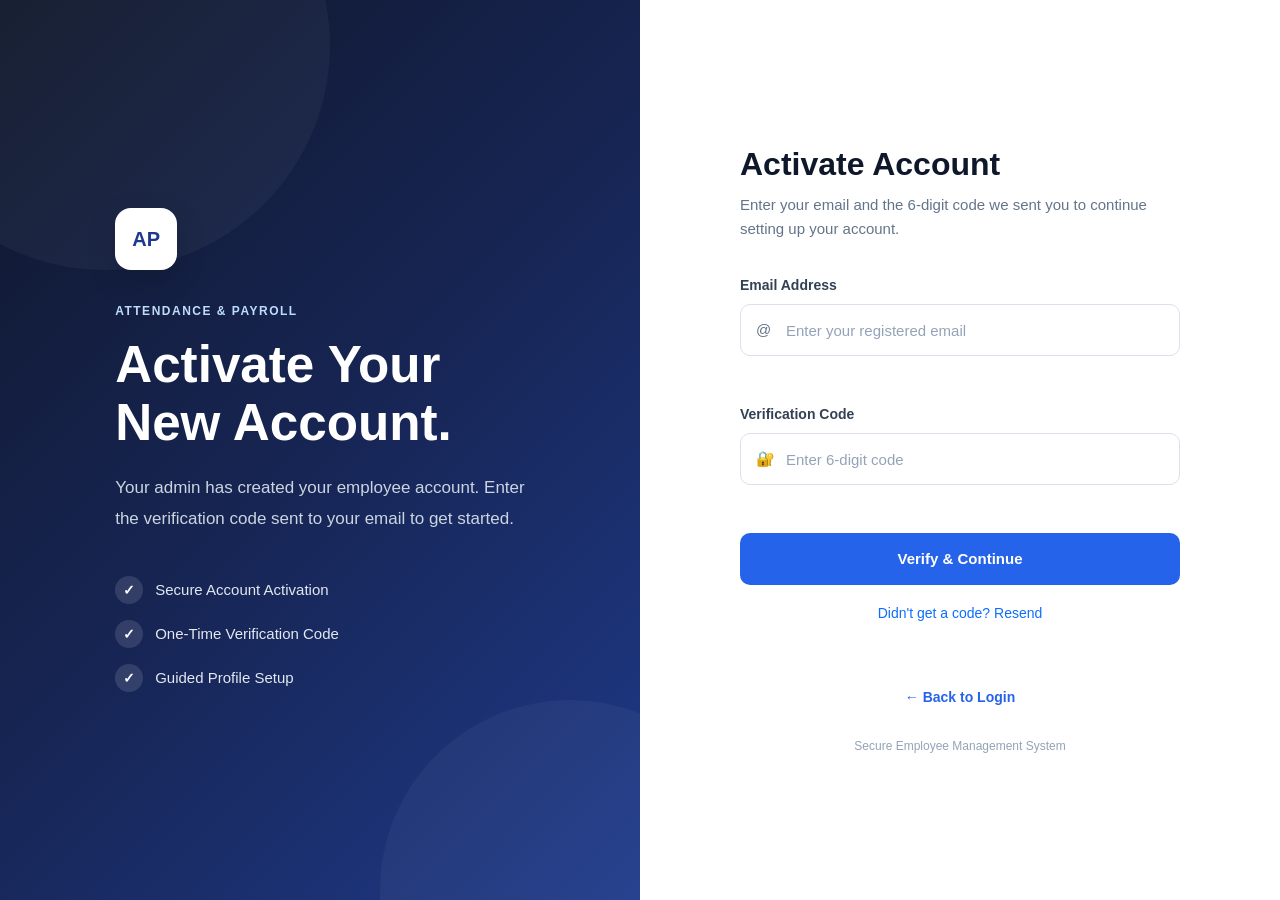
<file: auth/verify-account.html>
<!DOCTYPE html>
<html lang="en">

<head>
    <meta charset="UTF-8">
    <meta name="viewport" content="width=device-width, initial-scale=1.0">

    <title>Activate Account | Attendance & Payroll ERP</title>

    <link rel="stylesheet" href="../assets/css/bootstrap.min.css">
    <link rel="stylesheet" href="../css/reset-password.css">
</head>

<body class="reset-password-page">

    <div class="reset-wrapper">

        <!-- Left Branding Section -->
        <div class="reset-brand-section">

            <div class="brand-content">

                <div class="brand-logo">
                    <span>AP</span>
                </div>

                <span class="brand-label">
                    ATTENDANCE & PAYROLL
                </span>

                <h1>Activate Your New Account.</h1>

                <p>
                    Your admin has created your employee account. Enter the
                    verification code sent to your email to get started.
                </p>

                <div class="brand-features">

                    <div class="brand-feature">
                        <span class="feature-icon">✓</span>
                        <span>Secure Account Activation</span>
                    </div>

                    <div class="brand-feature">
                        <span class="feature-icon">✓</span>
                        <span>One-Time Verification Code</span>
                    </div>

                    <div class="brand-feature">
                        <span class="feature-icon">✓</span>
                        <span>Guided Profile Setup</span>
                    </div>

                </div>

            </div>

        </div>

        <!-- Right Form Section -->
        <div class="reset-form-section">

            <div class="reset-card">

                <!-- Mobile Logo -->
                <div class="mobile-logo">
                    <div class="mobile-logo-icon">AP</div>
                    <span>Attendance & Payroll ERP</span>
                </div>

                <!-- Header -->
                <div class="reset-header">
                    <h2>Activate Account</h2>
                    <p>
                        Enter your email and the 6-digit code we sent you to
                        continue setting up your account.
                    </p>
                </div>

                <!-- Verify Form -->
                <form id="verifyAccountForm" novalidate>

                    <!-- Email -->
                    <div class="form-group-custom">
                        <label for="email">Email Address</label>

                        <div class="input-wrapper">
                            <span class="input-icon">@</span>
                            <input type="email" class="form-control" id="email" name="email"
                                placeholder="Enter your registered email" autocomplete="email" required>
                        </div>

                        <div id="emailError" class="form-error"></div>
                    </div>

                    <!-- OTP -->
                    <div class="form-group-custom">
                        <label for="otp">Verification Code</label>

                        <div class="input-wrapper otp-wrapper">
                            <span class="input-icon">🔐</span>
                            <input type="text" class="form-control otp-input" id="otp" name="otp"
                                placeholder="Enter 6-digit code" inputmode="numeric" maxlength="6"
                                autocomplete="one-time-code" required>
                        </div>

                        <div id="otpMessage" class="otp-message"></div>
                        <div id="otpError" class="form-error"></div>
                    </div>

                    <!-- Verify Button -->
                    <button type="submit" class="reset-btn" id="verifyButton">
                        <span id="verifyButtonText">Verify & Continue</span>
                        <span id="verifyLoader" class="spinner-border spinner-border-sm d-none" aria-hidden="true"></span>
                    </button>

                    <!-- Resend OTP -->
                    <div class="text-center mt-3">
                        <button type="button" id="resendOtpButton" class="btn btn-link p-0"
                            style="font-size: 14px; text-decoration: none;">
                            Didn't get a code? Resend
                        </button>
                    </div>

                    <!-- Success Message -->
                    <div id="successMessage" class="success-message d-none" role="alert"></div>

                    <!-- Error Message -->
                    <div id="verifyError" class="form-error text-center mt-3"></div>

                </form>

                <!-- Back to Login -->
                <div class="back-login">
                    <a href="login.html">← Back to Login</a>
                </div>

                <div class="reset-footer">
                    Secure Employee Management System
                </div>

            </div>

        </div>

    </div>

    <script src="../assets/js/bootstrap.bundle.min.js"></script>
    <script src="../js/config.js"></script>
    <script src="../js/api.js"></script>
    <script src="../js/verify-account.js"></script>

</body>

</html>
</file>
<file: css/employee/Home.css>
:root {
    --ink: #161B29;
    --paper: #EEF0F4;
    --paper-2: #E4E7ED;
    --card: #FFFFFF;
    --line: #D3D7E0;
    --amber: #C8912E;
    --amber-deep: #9C6E1E;
    --teal: #2C6A5E;
    --teal-deep: #1E4B42;
    --muted: #5B6274;
}

body {
    background: var(--paper);
    color: var(--ink);
    font-family: 'IBM Plex Sans', sans-serif;
}

h1,
h2,
h3 {
    font-family: 'Fraunces', serif;
    font-weight: 600;
    letter-spacing: -0.01em;
}

.mono {
    font-family: 'IBM Plex Mono', monospace;
}

.text-muted-custom {
    color: var(--muted);
}

/* ---------- NAVBAR (fixed) ---------- */

.brand-logo {
    height: 50px;
    width: auto;
    object-fit: contain;
}

.navbar {
    border-bottom: 1px solid var(--line);
    background: var(--card) !important;
    padding: 5px 0;
}

.brand-mark {
    width: 26px;
    /* pehle 32px tha */
    height: 26px;
    border-radius: 4px;
    background: var(--ink);
    color: var(--paper);
    display: flex;
    align-items: center;
    justify-content: center;
    font-family: 'Fraunces', serif;
    font-weight: 700;
    font-size: 13px;
}

.brand-name {
    font-family: 'Fraunces', serif;
    font-weight: 600;
    font-size: 18px;
    color: var(--ink);
}

.brand-sub {
    font-family: 'IBM Plex Mono', monospace;
    font-size: 9px;
    /* pehle 10px tha */
    color: var(--muted);
    letter-spacing: .04em;
}

.nav-link-custom {
    color: var(--ink) !important;
    font-size: 14.5px;
    font-weight: 500;
}

.nav-link-custom:hover {
    color: var(--amber-deep) !important;
}

/* Custom button — explicit colors, high specificity so nothing overrides it */
.btn-brand-dark {
    background-color: var(--ink) !important;
    color: var(--paper) !important;
    border: 1px solid var(--ink) !important;
    border-radius: 2px;
    font-size: 13.5px;
    font-weight: 500;
    padding: 0.5rem 2.2rem;
    /* pehle 9px 20px tha */
}

.btn-brand-dark:hover {
    background-color: var(--amber-deep) !important;
    border-color: var(--amber-deep) !important;
    color: #fff !important;
}

.btn-brand-ghost {
    background: transparent !important;
    color: var(--ink) !important;
    border: 1px solid var(--ink) !important;
    border-radius: 2px;
    font-size: 14px;
    font-weight: 500;
    padding: 9px 20px;
}

.btn-brand-ghost:hover {
    background: var(--ink) !important;
    color: var(--paper) !important;
}

.btn-brand-amber {
    background-color: var(--amber) !important;
    color: #2A1D06 !important;
    border: 1px solid var(--amber) !important;
    border-radius: 2px;
    font-weight: 500;
}

.btn-brand-amber:hover {
    background-color: var(--amber-deep) !important;
    border-color: var(--amber-deep) !important;
    color: #fff !important;
}

/* ---------- HERO ---------- */
.hero {
    padding: 90px 0 70px;
}

.eyebrow {
    font-family: 'IBM Plex Mono', monospace;
    font-size: 12px;
    color: var(--amber-deep);
    margin-bottom: 16px;
}

.hero h1 {
    font-size: 44px;
    line-height: 1.15;
    max-width: 12ch;
}

.hero p.lede {
    font-size: 17px;
    color: var(--muted);
    max-width: 44ch;
    margin: 22px 0 30px;
}

.ts-card {
    background: var(--card);
    border: 1px solid var(--line);
    border-radius: 6px;
    box-shadow: 0 20px 45px -22px rgba(22, 27, 41, .35);
    padding: 26px;
    position: relative;
}

.ts-tag {
    position: absolute;
    top: -14px;
    right: 22px;
    background: var(--amber);
    color: #2A1D06;
    font-family: 'IBM Plex Mono', monospace;
    font-size: 11px;
    padding: 6px 12px;
    border-radius: 2px;
    box-shadow: 0 8px 18px -8px rgba(200, 145, 46, .7);
}

.ts-head {
    display: flex;
    justify-content: space-between;
    border-bottom: 1px dashed var(--line);
    padding-bottom: 16px;
    margin-bottom: 16px;
}

.ts-row {
    display: flex;
    justify-content: space-between;
    font-size: 14px;
    padding: 6px 0;
}

.ts-row span:first-child {
    color: var(--muted);
}

.ts-row span:last-child {
    font-family: 'IBM Plex Mono', monospace;
}

.status-chip {
    font-family: 'IBM Plex Mono', monospace;
    font-size: 11px;
    background: #E7F1EC;
    color: var(--teal-deep);
    padding: 4px 10px;
    border-radius: 20px;
    border: 1px solid #BFDAD0;
    height: fit-content;
}

.ts-clock {
    display: flex;
    align-items: center;
    gap: 12px;
    background: var(--paper);
    border: 1px solid var(--line);
    border-radius: 4px;
    padding: 14px 16px;
    margin-top: 10px;
}

.dot {
    width: 8px;
    height: 8px;
    border-radius: 50%;
    background: var(--amber);
    flex-shrink: 0;
}

/* ---------- SECTIONS ---------- */
.section {
    padding: 3rem 0;
}

.section-alt {
    background: var(--card);
    border-top: 1px solid var(--line);
    border-bottom: 1px solid var(--line);
}

.section-head h2 {
    font-size: 30px;
}

.section-head p {
    color: var(--muted);
    max-width: 38ch;
    font-size: 15px;
    margin: 0;
}

.ledger {
    border-top: 1px solid var(--ink);
}

.ledger-row {
    padding: 24px 0;
    border-bottom: 1px solid var(--line);
}

.ledger-row .idx {
    font-family: 'IBM Plex Mono', monospace;
    font-size: 12px;
    color: var(--muted);
}

.ledger-row h3 {
    font-size: 19px;
    margin: 4px 0 6px;
}

.ledger-row p {
    color: var(--muted);
    font-size: 14.5px;
    margin: 0;
}

.tl-time {
    font-family: 'IBM Plex Mono', monospace;
    font-size: 13px;
    color: var(--amber-deep);
}

.tl-line {
    width: 1px;
    flex: 1;
    background: var(--line);
    margin: 0 auto;
}

.aud-cell {
    /* background: var(--paper-2); */
    padding: 28px 24px;
    /* border: 1px solid var(--line); */
    box-shadow: 0 4px 15px rgba(0, 0, 0, 0.12);
}

.aud-mono {
    width: 34px;
    height: 34px;
    border-radius: 50%;
    border: 1px solid var(--ink);
    display: flex;
    align-items: center;
    justify-content: center;
    font-family: 'Fraunces', serif;
    font-weight: 600;
    font-size: 14px;
    margin-bottom: 14px;
}

.accordion-button {
    font-family: 'IBM Plex Sans', sans-serif;
    font-weight: 500;
    background: var(--card);
    color: var(--ink);
}

.accordion-button:not(.collapsed) {
    background: var(--card);
    color: var(--ink);
    box-shadow: none;
}

.accordion-button::after {
    filter: none;
}

.accordion-item {
    border-color: var(--line);
}

.accordion-body {
    color: var(--muted);
    font-size: 14.5px;
}

.cta-band {
    background: linear-gradient(120deg,
            #0b1f4d,
            #2f80ed,
            #0b1f4d,
            #0b1f4d,
            #2f80ed,
            #0b1f4d);
    color: #F2EFE6;
}

.cta-band h2 {
    color: #fff;
    font-size: 28px;
}

footer {
    padding: 50px 0 30px;
}

footer h4 {
    font-family: 'IBM Plex Mono', monospace;
    font-size: 12px;
    text-transform: uppercase;
    letter-spacing: .04em;
    color: var(--muted);
}

footer a {
    color: var(--ink);
    text-decoration: none;
    font-size: 14px;
}

footer a:hover {
    color: var(--amber-deep);
}

.foot-bottom {
    border-top: 1px solid var(--line);
    font-family: 'IBM Plex Mono', monospace;
    font-size: 12.5px;
    color: var(--muted);
}

.eyebrow {
    font-family: 'IBM Plex Mono', monospace;
    font-size: 25px;
    /* ye chhota hi rahega - "Welcome to the" aur "!!!" ke liye */
    color: var(--amber-deep);
    margin-bottom: 18px;
    line-height: 1.6;
    display: flex;
    align-items: baseline;
    gap: 6px;
    flex-wrap: wrap;
}

/* Card Box  */

.card-box {
    position: relative;
    /* zaroori hai taaki icon isi ke andar se position ho */
    transition: transform 0.5s ease;
    box-shadow: 0 4px 15px rgba(0, 0, 0, 0.08);
}

.card-box:hover {
    transform: scale(1.05);
    box-shadow: 0 4px 20px rgba(0, 0, 0, 0.12);
    transition: transform 0.5s ease
}

.tl-icon-wrap {
    position: absolute;
    top: 15px;
    left: 25px;
}

.tl-node {
    color: #0D2B52;
}

/* Image Card */
.image-card {
    padding: 1rem;
}

.image-scale {
    transition: transform 0.25s ease;
}

.image-scale:hover {
    transform: scale(1.06);
}

.bg-transparent {
    background: transparent !important;
}

.accordion-item {
    background-color: transparent !important;
    /* background-color: rgba(255, 255, 255, 0.18) !important; */
    border-color: rgba(0, 0, 0, 0.00) !important;
    padding: 0.5rem 0;
}

.accordion-button {
    background-color: transparent !important;
    color: var(--ink);
    box-shadow: none !important;
}

.accordion-button:not(.collapsed) {
    background-color: transparent !important;
    color: var(--ink);
    box-shadow: none !important;
}

.accordion-body {
    background-color: transparent !important;
    color: var(--muted);
}

.accordion-button::after {
    filter: none;
}

.accordion-collapse {
    background-color: transparent !important;
}

/* .list-unstyled li a {
    color: #555;
    text-decoration: none;
    transition: color 0.2s ease;
}
.list-unstyled li a:hover {
    color: #1e3a8a;
} */
/* Hero Content  */
.highlight-text {
    font-size: 25px;
    /* sirf "Barrownz ERP" bada */
    line-height: 1.2;
    font-weight: 600;
    background: linear-gradient(90deg, #0D2B52, #3B82F6, #93C5FD, #EC4899, #0D2B52);
    background-size: 300% 100%;
    -webkit-background-clip: text;
    background-clip: text;
    -webkit-text-fill-color: transparent;
    animation: shine 4s linear infinite;
}

@keyframes shine {
    0% {
        background-position: 0% 50%;
    }

    100% {
        background-position: 300% 50%;
    }
}
</file>
<file: css/forgot-password.css>
/* =========================================
   FORGOT PASSWORD PAGE
========================================= */

* {
    box-sizing: border-box;
}

body.forgot-password-page {
    margin: 0;
    min-height: 100vh;
    font-family: Arial, sans-serif;
    background: #f5f7fb;
}


/* =========================================
   MAIN LAYOUT
========================================= */

.forgot-wrapper {
    min-height: 100vh;
    display: flex;
}


/* =========================================
   LEFT BRAND SECTION
========================================= */

.forgot-brand-section {
    width: 50%;
    min-height: 100vh;

    display: flex;
    align-items: center;

    padding: 60px 9%;

    position: relative;
    overflow: hidden;

    background: linear-gradient(
        135deg,
        #0f172a 0%,
        #172554 50%,
        #1e3a8a 100%
    );
}


/* Background decorations */

.forgot-brand-section::before {
    content: "";

    position: absolute;

    width: 450px;
    height: 450px;

    border-radius: 50%;

    background: rgba(255, 255, 255, 0.04);

    top: -180px;
    left: -120px;
}


.forgot-brand-section::after {
    content: "";

    position: absolute;

    width: 380px;
    height: 380px;

    border-radius: 50%;

    background: rgba(255, 255, 255, 0.04);

    bottom: -180px;
    right: -120px;
}


.brand-content {
    position: relative;
    z-index: 1;

    max-width: 560px;

    color: #ffffff;
}


.brand-logo {
    width: 62px;
    height: 62px;

    display: flex;
    align-items: center;
    justify-content: center;

    margin-bottom: 28px;

    border-radius: 16px;

    background: #ffffff;

    color: #1e3a8a;

    font-size: 20px;
    font-weight: 800;

    box-shadow: 0 10px 30px rgba(0, 0, 0, 0.15);
}


.brand-label {
    display: inline-block;

    margin-bottom: 16px;

    color: #bfdbfe;

    font-size: 12px;
    font-weight: 700;

    letter-spacing: 1.5px;
}


.brand-content h1 {
    margin: 0 0 20px;

    font-size: clamp(34px, 4vw, 56px);
    line-height: 1.15;

    font-weight: 700;
}


.brand-content p {
    margin: 0;

    max-width: 520px;

    color: #cbd5e1;

    font-size: 17px;
    line-height: 1.8;
}


/* =========================================
   FEATURES
========================================= */

.brand-features {
    margin-top: 42px;

    display: flex;
    flex-direction: column;

    gap: 16px;
}


.brand-feature {
    display: flex;
    align-items: center;

    gap: 12px;

    color: #e2e8f0;

    font-size: 15px;
}


.feature-icon {
    width: 28px;
    height: 28px;

    display: flex;
    align-items: center;
    justify-content: center;

    flex-shrink: 0;

    border-radius: 50%;

    background: rgba(255, 255, 255, 0.12);

    color: #ffffff;

    font-size: 14px;
    font-weight: bold;
}


/* =========================================
   RIGHT FORM SECTION
========================================= */

.forgot-form-section {
    width: 50%;
    min-height: 100vh;

    display: flex;
    align-items: center;
    justify-content: center;

    padding: 40px;

    background: #ffffff;
}


.forgot-card {
    width: 100%;
    max-width: 440px;
}


/* =========================================
   HEADER
========================================= */

.forgot-header {
    margin-bottom: 34px;
}


.forgot-header h2 {
    margin: 0 0 10px;

    color: #0f172a;

    font-size: 32px;
    font-weight: 700;
}


.forgot-header p {
    margin: 0;

    color: #64748b;

    font-size: 15px;
    line-height: 1.6;
}


/* =========================================
   FORM
========================================= */

.form-group-custom {
    margin-bottom: 22px;
}


.form-group-custom label {
    display: block;

    margin-bottom: 8px;

    color: #334155;

    font-size: 14px;
    font-weight: 600;
}


.input-wrapper {
    position: relative;
}


.input-icon {
    position: absolute;

    left: 16px;
    top: 50%;

    transform: translateY(-50%);

    color: #64748b;

    z-index: 2;

    font-size: 16px;
}


.form-control {
    width: 100%;
    height: 52px;

    padding: 0 16px 0 45px;

    border: 1px solid #dbe1ea;
    border-radius: 10px;

    color: #0f172a;

    font-size: 15px;

    box-shadow: none;

    transition: all 0.25s ease;
}


.form-control::placeholder {
    color: #94a3b8;
}


.form-control:focus {
    border-color: #2563eb;

    box-shadow: 0 0 0 4px rgba(37, 99, 235, 0.10);
}


/* =========================================
   ERROR
========================================= */

.form-error {
    min-height: 20px;

    margin-top: 6px;

    color: #dc3545;

    font-size: 13px;
}


/* =========================================
   RESET BUTTON
========================================= */

.reset-btn {
    width: 100%;
    height: 52px;

    display: flex;
    align-items: center;
    justify-content: center;

    gap: 10px;

    border: none;
    border-radius: 10px;

    background: #2563eb;

    color: #ffffff;

    font-size: 15px;
    font-weight: 600;

    cursor: pointer;

    transition:
        background 0.25s ease,
        transform 0.2s ease,
        box-shadow 0.25s ease;
}


.reset-btn:hover:not(:disabled) {
    background: #1d4ed8;

    transform: translateY(-1px);

    box-shadow: 0 8px 20px rgba(37, 99, 235, 0.22);
}


.reset-btn:active:not(:disabled) {
    transform: translateY(0);
}


.reset-btn:disabled {
    opacity: 0.7;

    cursor: not-allowed;
}


/* =========================================
   SUCCESS MESSAGE
========================================= */

.success-message {
    margin-top: 20px;
    padding: 13px 15px;

    border: 1px solid #bbf7d0;
    border-radius: 10px;

    background: #f0fdf4;

    color: #15803d;

    font-size: 14px;
    line-height: 1.5;

    text-align: center;
}


/* =========================================
   BACK TO LOGIN
========================================= */

.back-login {
    margin-top: 24px;

    text-align: center;
}


.back-login a {
    color: #2563eb;

    font-size: 14px;
    font-weight: 600;

    text-decoration: none;
}


.back-login a:hover {
    color: #1d4ed8;

    text-decoration: underline;
}


/* =========================================
   FOOTER
========================================= */

.forgot-footer {
    margin-top: 28px;

    color: #94a3b8;

    font-size: 12px;

    text-align: center;
}


/* =========================================
   MOBILE LOGO
========================================= */

.mobile-logo {
    display: none;

    align-items: center;

    gap: 10px;

    margin-bottom: 32px;

    color: #1e3a8a;

    font-size: 15px;
    font-weight: 700;
}


.mobile-logo-icon {
    width: 42px;
    height: 42px;

    display: flex;
    align-items: center;
    justify-content: center;

    border-radius: 10px;

    background: #1e3a8a;

    color: #ffffff;

    font-size: 13px;
}


/* =========================================
   TABLET
========================================= */

@media (max-width: 991px) {

    .forgot-brand-section {
        width: 42%;

        padding: 50px 6%;
    }


    .forgot-form-section {
        width: 58%;

        padding: 40px;
    }


    .brand-content h1 {
        font-size: 38px;
    }


    .brand-content p {
        font-size: 15px;
    }

}


/* =========================================
   MOBILE
========================================= */

@media (max-width: 767px) {

    .forgot-wrapper {
        display: block;
    }


    .forgot-brand-section {
        display: none;
    }


    .forgot-form-section {
        width: 100%;
        min-height: 100vh;

        padding: 25px 20px;
    }


    .forgot-card {
        max-width: 460px;
    }


    .mobile-logo {
        display: flex;
    }


    .forgot-header h2 {
        font-size: 28px;
    }

}


/* =========================================
   SMALL MOBILE
========================================= */

@media (max-width: 420px) {

    .forgot-form-section {
        padding: 20px 16px;
    }


    .forgot-header {
        margin-bottom: 28px;
    }


    .form-control,
    .reset-btn {
        height: 50px;
    }

}
</file>
<file: css/admin-dashboard.css>
/* ============================================================================
   ADMIN DASHBOARD STYLESHEET
   ----------------------------------------------------------------------------
   Table of Contents (in order below):
     1.  Root Variables
     2.  Base / Reset
     3.  Navbar — Top Bar
     4.  Navbar — Profile Dropdown (avatar, dropdown menu, logout)
     5.  Dashboard Layout Shell
     6.  Sidebar
     7.  Main Content Area
     8.  Page Header (shared heading block used on every page)
     9.  Stat / KPI Cards (dashboard overview cards)
     10. Dashboard Section Wrapper (generic "section + heading" block)
     11. Quick Action Cards
     12. Access / Permission Badges (shared chip styles)
     13. Role Cards (grid view — Role Management page)
     14. Profile Summary Card (compact profile block)
     15. Data Table (generic management table — roles/permissions/etc.)
     16. Table Action Buttons (edit/delete)
     17. Generic Buttons (primary/secondary/remove-permission)
     18. Modals (role modal + add-employee modal)
     19. Alerts
     20. Mobile Menu Toggle (sidebar hamburger button)
     21. Global Responsive — Tablet (max-width: 991px)
     22. Global Responsive — Mobile (max-width: 767px)
     23. Global Responsive — Small Mobile (max-width: 575px)
     24. Admin Profile Page (full profile page with cover photo)
     24a.   Admin Profile Page — Responsive
     25. Session Management (sessions icon, panel, list, cards, details)
     25a.   Session Management — Responsive
   ============================================================================ */


/* ============================================================================
   1. ROOT VARIABLES
   Central color/spacing tokens reused across the whole dashboard.
   ============================================================================ */
:root {
    --primary: #1f4ea8;
    --primary-dark: #163a80;
    --sidebar-bg: #172544;
    --sidebar-hover: #263a63;
    --page-bg: #f4f6fa;
    --card-bg: #ffffff;
    --text-dark: #1e293b;
    --text-muted: #64748b;
    --border-color: #e2e8f0;
    --success-bg: #ecfdf5;
    --danger-bg: #fef2f2;
    --navbar-height: 70px;
}


/* ============================================================================
   2. BASE / RESET
   ============================================================================ */
html,
body {
    margin: 0;
    width: 100%;
    min-height: 100%;
}

body {
    background: var(--page-bg);
    color: var(--text-dark);
    font-family: Arial, sans-serif;
}


/* ============================================================================
   3. NAVBAR — TOP BAR
   Fixed/sticky bar at the very top of the page. Height is controlled by the
   --navbar-height variable so the sidebar/main content can offset correctly.
   ============================================================================ */
.admin-navbar {
    position: fixed;
    top: 0;
    left: 0;
    right: 0;
    z-index: 1050;
    min-height: var(--navbar-height);
    padding: 10px 24px;
    background: #ffffff;
    border-bottom: 1px solid var(--border-color);
    box-shadow: 0 2px 12px rgba(15, 23, 42, 0.05);
}

.admin-brand {
    display: flex;
    align-items: center;
    gap: 12px;
    color: var(--text-dark);
    text-decoration: none;
}

.brand-logo {
    width: 42px;
    height: 42px;
    display: flex;
    align-items: center;
    justify-content: center;
    border-radius: 11px;
    background: var(--primary);
    color: #ffffff;
    font-size: 15px;
    font-weight: 700;
}

.brand-text {
    display: flex;
    flex-direction: column;
}

.brand-text strong {
    font-size: 16px;
}

.brand-text small {
    margin-top: 2px;
    font-size: 11px;
    color: var(--text-muted);
}

/* Small circular icon button on the right side of the navbar (e.g. bell/help icon) */
.navbar-profile-btn {
    width: 40px;
    height: 40px;
    display: flex;
    align-items: center;
    justify-content: center;
    border: none;
    border-radius: 50%;
    background: #eef2ff;
    color: var(--primary);
    font-size: 18px;
    cursor: pointer;
    transition: 0.2s ease;
}

.navbar-profile-btn:hover {
    background: var(--primary);
    color: #ffffff;
}

/* Logged-in user name/role + logout button, shown on the right of the navbar */
.admin-user-area {
    display: flex;
    align-items: center;
    gap: 16px;
}

.user-details {
    display: flex;
    flex-direction: column;
    text-align: right;
}

.user-name {
    font-size: 14px;
    font-weight: 600;
}

.user-role {
    margin-top: 2px;
    font-size: 11px;
    color: var(--text-muted);
}

.logout-btn {
    border: none;
    border-radius: 8px;
    padding: 9px 16px;
    margin-top: 2px;
    background: #eef2ff;
    color: var(--primary);
    font-size: 14px;
    font-weight: 600;
    cursor: pointer;
    transition: 0.2s ease;
}

.logout-btn:hover {
    background: var(--primary);
    color: #ffffff;
}


/* ============================================================================
   4. NAVBAR — PROFILE DROPDOWN
   The clickable avatar in the navbar that opens a dropdown menu (view profile,
   settings, logout, etc.). Kept together here since it's part of the navbar,
   even though the elements are toggled/shown via JS.
   ============================================================================ */
.admin-profile-wrapper {
    position: relative;
}

.admin-profile-button {
    display: flex;
    align-items: center;
    gap: 10px;
    padding: 5px 8px;
    border: none;
    background: transparent;
    cursor: pointer;
}

/* Round avatar circle — used both in the navbar button and inside the dropdown header */
.admin-profile-avatar,
.admin-dropdown-avatar {
    position: relative;
    width: 42px;
    height: 42px;
    display: flex;
    align-items: center;
    justify-content: center;
    flex-shrink: 0;
    border-radius: 50%;
    background: #17a2b8;
    color: #ffffff;
    font-size: 14px;
    font-weight: 700;
    overflow: hidden;
}

.admin-profile-info {
    display: flex;
    flex-direction: column;
    align-items: flex-start;
    line-height: 1.2;
}

.admin-profile-info strong {
    max-width: 160px;
    overflow: hidden;
    text-overflow: ellipsis;
    white-space: nowrap;
    color: #30353b;
    font-size: 13px;
    font-weight: 700;
}

.admin-profile-info small {
    margin-top: 3px;
    color: #7b848d;
    font-size: 10px;
    font-weight: 600;
}

/* The dropdown panel itself — hidden by default, toggled open via the .show class */
.admin-profile-dropdown {
    position: absolute;
    top: calc(100% + 10px);
    right: 0;
    width: 260px;
    padding: 8px;
    background: #ffffff;
    border: 1px solid #e5e9ed;
    border-radius: 12px;
    box-shadow: 0 12px 35px rgba(0, 0, 0, 0.14);
    opacity: 0;
    visibility: hidden;
    transform: translateY(-5px);
    transition: 0.2s ease;
    z-index: 2000;
}

.admin-profile-dropdown.show {
    opacity: 1;
    visibility: visible;
    transform: translateY(0);
}

.admin-dropdown-header {
    display: flex;
    align-items: center;
    gap: 12px;
    padding: 12px;
    border-bottom: 1px solid #edf0f2;
}

.admin-dropdown-avatar {
    width: 48px;
    height: 48px;
    font-size: 16px;
}

.admin-dropdown-header strong {
    display: block;
    color: #30353b;
    font-size: 14px;
    font-weight: 700;
}

.admin-dropdown-header span {
    display: block;
    margin-top: 3px;
    color: #8a9098;
    font-size: 11px;
    font-weight: 600;
}

.admin-profile-menu-btn {
    display: flex;
    align-items: center;
    gap: 10px;
    width: 100%;
    padding: 11px 12px;
    margin-top: 5px;
    border: none;
    border-radius: 8px;
    background: transparent;
    text-align: left;
    color: #41474e;
    font-size: 13px;
    font-weight: 600;
    cursor: pointer;
    transition: 0.2s ease;
}

.admin-profile-menu-btn:hover {
    background: #f3f7f8;
}

.admin-logout-menu-btn {
    color: #dc3545;
}

.admin-logout-menu-btn:hover {
    background: #fff1f2;
}


/* ============================================================================
   5. DASHBOARD LAYOUT SHELL
   Flex wrapper that holds the sidebar + main content side by side, offset
   below the fixed navbar.
   ============================================================================ */
.dashboard-layout {
    display: flex;
    width: 100%;
    min-height: 100vh;
    padding-top: var(--navbar-height);
}


/* ============================================================================
   6. SIDEBAR
   Fixed-position left navigation menu.
   ============================================================================ */
.dashboard-sidebar {
    position: fixed;
    top: var(--navbar-height);
    left: 0;
    bottom: 0;
    width: 250px;
    flex-shrink: 0;
    padding: 22px 14px;
    background: var(--sidebar-bg);
    overflow-y: auto;
    overflow-x: hidden;
    z-index: 1000;
    scrollbar-width: thin;
}

.sidebar-header {
    padding: 0 14px 14px;
    color: #8fa5cc;
    font-size: 11px;
    font-weight: 700;
    letter-spacing: 1px;
}

.sidebar-menu {
    display: flex;
    flex-direction: column;
    gap: 5px;
}

.sidebar-item {
    width: 100%;
    display: flex;
    align-items: center;
    gap: 12px;
    padding: 12px 14px;
    border: none;
    border-radius: 9px;
    background: transparent;
    color: #d7e0f2;
    text-align: left;
    font-size: 14px;
    cursor: pointer;
    transition: 0.2s ease;
}

.sidebar-item:hover {
    background: var(--sidebar-hover);
    color: #ffffff;
}

.sidebar-item.active {
    background: var(--primary);
    color: #ffffff;
}

.menu-icon {
    width: 20px;
    flex-shrink: 0;
    text-align: center;
}

.sidebar-user {
    display: flex;
    align-items: center;
    gap: 10px;
    margin-top: 30px;
    padding: 16px 10px 15px;
    border-top: 1px solid rgba(255, 255, 255, 0.12);
    color: #ffffff;
}

.sidebar-section-title {
    margin-top: 18px;
    padding: 10px 14px 6px;
    color: #8fa5cc;
    font-size: 11px;
    font-weight: 700;
    letter-spacing: 1px;
}

.administration-item {
    padding: 9px 14px;
    font-size: 12px;
}


/* ============================================================================
   7. MAIN CONTENT AREA
   Sits to the right of the fixed sidebar; width/margin offset by sidebar
   width (see responsive sections for tablet/mobile overrides).
   ============================================================================ */
.dashboard-main {
    width: calc(100% - 250px);
    margin-left: 250px;
    min-height: calc(100vh - var(--navbar-height));
    padding: 30px 25px 25px;
}

.content-view {
    width: 100%;
    min-width: 0;
}


/* ============================================================================
   8. PAGE HEADER
   Shared heading block used at the top of every page (Dashboard, Roles,
   Employees, Profile, etc.) — title + subtitle + optional right-side action.
   ============================================================================ */
.page-label {
    margin-bottom: 6px;
    color: var(--primary);
    font-size: 11px;
    font-weight: 700;
    letter-spacing: 1px;
}

.dashboard-welcome,
.page-header {
    display: flex;
    justify-content: space-between;
    align-items: flex-start;
    gap: 20px;
}

.dashboard-welcome h1,
.page-header h1 {
    margin-bottom: 8px;
    font-size: 28px;
    font-weight: 700;
}

.dashboard-welcome p:not(.page-label),
.page-header p:not(.page-label) {
    margin-bottom: 0;
    color: var(--text-muted);
    font-size: 14px;
}

/* Small card on the dashboard header showing the logged-in user's current role */
.current-role-card {
    min-width: 170px;
    padding: 15px 18px;
    border: 1px solid var(--border-color);
    border-radius: 12px;
    background: #ffffff;
}

.current-role-card span {
    display: block;
    margin-bottom: 5px;
    color: var(--text-muted);
    font-size: 11px;
}

.current-role-card strong {
    color: var(--primary);
    font-size: 14px;
}


/* ============================================================================
   9. STAT / KPI CARDS
   The row of overview cards on the dashboard (Total Employees, Present
   Today, etc.).
   ============================================================================ */
.dashboard-card {
    min-height: 115px;
    display: flex;
    align-items: center;
    gap: 15px;
    padding: 20px;
    border: 1px solid var(--border-color);
    border-radius: 14px;
    background: var(--card-bg);
    transition:
        transform 0.2s ease,
        box-shadow 0.2s ease;
}

.dashboard-card:hover {
    transform: translateY(-4px);
    box-shadow: 0 12px 25px rgba(15, 23, 42, 0.08);
}

.stat-icon {
    width: 46px;
    height: 46px;
    flex-shrink: 0;
    display: flex;
    align-items: center;
    justify-content: center;
    border-radius: 12px;
    background: #edf3ff;
    color: var(--primary);
    font-size: 18px;
    font-weight: 700;
}

.dashboard-card span {
    color: var(--text-muted);
    font-size: 13px;
}

.dashboard-card h2 {
    margin: 5px 0 0;
    font-size: 28px;
    font-weight: 700;
}


/* ============================================================================
   10. DASHBOARD SECTION WRAPPER
   Generic "heading + content" grouping used to separate blocks of a page
   (e.g. "Recent Activity", "Quick Actions").
   ============================================================================ */
.dashboard-section {
    margin-top: 35px;
}

.section-heading {
    margin-bottom: 16px;
}

.section-heading h3 {
    margin-bottom: 5px;
    font-size: 20px;
    font-weight: 700;
}

.section-heading p {
    margin-bottom: 0;
    color: var(--text-muted);
    font-size: 13px;
}


/* ============================================================================
   11. QUICK ACTION CARDS
   Clickable shortcut cards (e.g. "Add Employee", "Run Payroll") shown on
   the dashboard.
   ============================================================================ */
.quick-action-card {
    width: 100%;
    min-height: 120px;
    display: flex;
    flex-direction: column;
    justify-content: center;
    padding: 20px;
    border: 1px solid var(--border-color);
    border-radius: 14px;
    background: #ffffff;
    color: var(--text-dark);
    text-align: left;
    transition:
        transform 0.2s ease,
        border-color 0.2s ease;
}

.quick-action-button {
    cursor: pointer;
}

.quick-action-card:hover {
    transform: translateY(-4px);
    border-color: var(--primary);
    color: var(--text-dark);
}

.quick-action-card strong {
    margin-bottom: 8px;
    font-size: 16px;
}

.quick-action-card span {
    color: var(--text-muted);
    font-size: 13px;
}


/* ============================================================================
   12. ACCESS / PERMISSION BADGES
   Shared "chip" styles for showing roles and permissions as small pill
   tags — reused on the Roles page, the Profile page, etc.
   ============================================================================ */
.access-card {
    padding: 24px;
    border: 1px solid var(--border-color);
    border-radius: 14px;
    background: #ffffff;
}

.access-title {
    display: block;
    margin-bottom: 12px;
    color: var(--text-muted);
    font-size: 13px;
}

.role-badges,
.permission-tags {
    display: flex;
    flex-wrap: wrap;
    gap: 8px;
}

.role-badge {
    padding: 7px 11px;
    border-radius: 7px;
    background: #edf3ff;
    color: var(--primary);
    font-size: 12px;
    font-weight: 600;
}

.permissions-preview {
    margin-top: 24px;
}

.permissions-preview-header {
    display: flex;
    align-items: center;
    justify-content: space-between;
    margin-bottom: 12px;
    color: var(--text-muted);
    font-size: 13px;
}

.permission-count {
    padding: 3px 9px;
    border-radius: 20px;
    background: #eef2f7;
    color: var(--text-dark);
    font-size: 11px;
}

.permission-tag {
    padding: 7px 10px;
    border: 1px solid #dbe4f2;
    border-radius: 7px;
    background: #f8fafc;
    color: #475569;
    font-size: 11px;
}


/* ============================================================================
   13. ROLE CARDS (grid view — Role Management page)
   Alternate card-based layout for displaying roles (as opposed to the
   table view further below).
   ============================================================================ */
.roles-cards-container {
    display: grid;
    grid-template-columns: repeat(2, minmax(0, 1fr));
    gap: 20px;
}

.role-card {
    background: #ffffff;
    border: 1px solid #e5e7eb;
    border-radius: 12px;
    padding: 22px;
    box-shadow: 0 2px 8px rgba(0, 0, 0, 0.04);
}

.role-card-header small {
    font-size: 11px;
    color: #6b7280;
}

.role-card-header h5 {
    margin: 6px 0 0;
    font-size: 18px;
    font-weight: 700;
}

.role-card-body {
    margin-top: 20px;
}

.role-card-label {
    margin-bottom: 5px;
    font-size: 12px;
    font-weight: 600;
    color: #6b7280;
    text-transform: uppercase;
}

.role-card-description {
    margin-bottom: 20px;
}

.role-card-permissions {
    display: flex;
    flex-wrap: wrap;
    gap: 7px;
}

.remove-permission-btn {
    border: none;
    border-radius: 8px;
    padding: 8px 9px;
    font-size: 14px;
    font-weight: 600;
    color: #dc3545;
    background: #fff;
    border: 1px solid #dc3545;
    transition: 0.2s;
}

.remove-permission-btn:hover {
    background: #dc3545;
    color: #fff;
}


/* ============================================================================
   14. PROFILE SUMMARY CARD (compact profile block)
   A simpler, compact profile card (avatar + name + a grid of detail
   fields) — distinct from the full "Admin Profile Page" further below.
   ============================================================================ */
.profile-card {
    padding: 0;
}

.profile-card-header {
    display: flex;
    align-items: center;
    gap: 18px;
    padding: 25px;
    border-bottom: 1px solid var(--border-color);
}

.profile-avatar {
    width: 70px;
    height: 70px;
    flex-shrink: 0;
    display: flex;
    align-items: center;
    justify-content: center;
    border-radius: 50%;
    background: var(--primary);
    color: #ffffff;
    font-size: 22px;
    font-weight: 700;
}

.profile-card-header h4 {
    margin: 0 0 5px;
    color: var(--text-dark);
    font-size: 20px;
    font-weight: 700;
}

.profile-card-header p {
    margin: 0;
    color: var(--text-muted);
    font-size: 13px;
}

.profile-details {
    display: grid;
    grid-template-columns: repeat(3, 1fr);
    gap: 1px;
    background: var(--border-color);
}

.profile-detail-item {
    display: flex;
    flex-direction: column;
    gap: 7px;
    min-height: 105px;
    padding: 22px;
    background: #ffffff;
}

.profile-detail-label {
    color: var(--text-muted);
    font-size: 11px;
    font-weight: 600;
    text-transform: uppercase;
    letter-spacing: 0.5px;
}

.profile-detail-item strong {
    color: var(--text-dark);
    font-size: 14px;
    word-break: break-word;
}


/* ============================================================================
   15. DATA TABLE (generic management table)
   Reused for Roles, Permissions, Employees, etc. — anywhere a list of
   records is shown as rows/columns.
   ============================================================================ */
.management-card {
    width: 100%;
    overflow: hidden;
    border: 1px solid var(--border-color);
    border-radius: 14px;
    background: #ffffff;
}

.management-card .table-responsive {
    width: 100%;
    overflow-x: auto;
}

.management-table {
    min-width: 700px;
}

.management-table th {
    padding: 15px;
    border-bottom: 1px solid var(--border-color);
    background: #f8fafc;
    color: #64748b;
    font-size: 12px;
    font-weight: 700;
    white-space: nowrap;
}

.management-table td {
    padding: 15px;
    vertical-align: middle;
    color: #334155;
    font-size: 13px;
}

.management-table tbody tr:last-child td {
    border-bottom: none;
}

.table-role-name,
.table-permission-name {
    color: var(--text-dark);
    font-weight: 600;
}

.table-description {
    max-width: 260px;
    color: var(--text-muted);
}

.table-permissions {
    max-width: 320px;
}

.small-permission-tag {
    display: inline-block;
    margin: 2px;
    padding: 4px 7px;
    border-radius: 5px;
    background: #f1f5f9;
    color: #475569;
    font-size: 10px;
}


/* ============================================================================
   16. TABLE ACTION BUTTONS
   Small edit/delete buttons shown in the last column of management tables.
   ============================================================================ */
.action-buttons {
    display: flex;
    justify-content: flex-end;
    gap: 8px;
}

.edit-role-btn,
.delete-role-btn {
    padding: 6px 11px;
    border-radius: 6px;
    font-size: 12px;
    cursor: pointer;
}

.edit-role-btn {
    border: 1px solid #bfd1f5;
    background: #edf3ff;
    color: var(--primary);
}

.delete-role-btn {
    border: 1px solid #fecaca;
    background: #fff1f2;
    color: #dc2626;
}


/* ============================================================================
   17. GENERIC BUTTONS
   Reused primary/secondary action buttons (Save, Cancel, etc.).
   ============================================================================ */
.primary-action-btn {
    border: none;
    border-radius: 8px;
    padding: 10px 17px;
    background: var(--primary);
    color: #ffffff;
    font-size: 13px;
    font-weight: 600;
    cursor: pointer;
}

.primary-action-btn:hover {
    background: var(--primary-dark);
}

.secondary-action-btn {
    border: 1px solid var(--border-color);
    border-radius: 8px;
    padding: 10px 17px;
    background: #ffffff;
    color: #475569;
    font-size: 13px;
    font-weight: 600;
    cursor: pointer;
}


/* ============================================================================
   18. MODALS
   Bootstrap modal overrides used for the Role modal and the Add Employee
   modal.
   ============================================================================ */
.role-modal-content {
    border: none;
    border-radius: 16px;
}

.role-modal-content .modal-header {
    padding: 20px 24px;
    border-bottom: 1px solid var(--border-color);
}

.role-modal-content .modal-body {
    padding: 24px;
}

.role-modal-content .modal-footer {
    padding: 16px 24px;
    border-top: 1px solid var(--border-color);
}

.role-modal-content .form-control {
    min-height: 44px;
    border-color: #d8e0eb;
}

.role-modal-content textarea.form-control {
    min-height: auto;
}

.role-modal-content .form-control:focus {
    border-color: var(--primary);
    box-shadow: 0 0 0 3px rgba(31, 78, 168, 0.1);
}

/* Add Employee modal has a scrollable body so long forms don't overflow the screen */
.add-employee-modal-content > form {
    display: flex;
    min-height: 0;
    flex: 1 1 auto;
    flex-direction: column;
}

.add-employee-modal-content .modal-body {
    min-height: 0;
    overflow-y: auto;
}

.add-employee-modal-content .modal-footer {
    flex-shrink: 0;
}


/* ============================================================================
   19. ALERTS
   Inline success/error banners shown after form submissions.
   ============================================================================ */
.custom-alert {
    margin-bottom: 20px;
    padding: 12px 15px;
    border-radius: 8px;
    font-size: 13px;
}

.custom-alert.success {
    background: var(--success-bg);
    color: #047857;
}

.custom-alert.error {
    background: var(--danger-bg);
    color: #b91c1c;
}


/* ============================================================================
   20. MOBILE MENU TOGGLE
   Hamburger button shown on small screens to open/close the sidebar drawer.
   ============================================================================ */
.mobile-menu-container {
    display: none;
}

.mobile-menu-btn {
    border: none;
    border-radius: 8px;
    padding: 9px 15px;
    background: var(--primary);
    color: #ffffff;
    font-size: 13px;
    font-weight: 600;
    cursor: pointer;
}


/* ============================================================================
   21. GLOBAL RESPONSIVE — TABLET (max-width: 991px)
   Shrinks the sidebar/main-content split for tablet-sized screens.
   ============================================================================ */
@media (max-width: 991px) {
    .dashboard-sidebar {
        width: 220px;
    }

    .dashboard-main {
        width: calc(100% - 220px);
        margin-left: 220px;
        padding: 24px;
    }
}


/* ============================================================================
   22. GLOBAL RESPONSIVE — MOBILE (max-width: 767px)
   Switches the sidebar into an off-canvas drawer (toggled via .show) and
   stacks page headers vertically. Also includes a couple of page-specific
   tweaks (#rolesView, #employeesView) that only apply at this breakpoint.
   ============================================================================ */
@media (max-width: 767px) {
    .dashboard-layout {
        display: block;
        padding-top: var(--navbar-height);
    }

    .mobile-menu-container {
        display: block;
        position: sticky;
        top: var(--navbar-height);
        z-index: 1040;
        padding: 12px 15px;
        background: var(--page-bg);
    }

    .dashboard-sidebar {
        display: block !important;
        position: fixed;
        top: var(--navbar-height);
        left: 0;
        bottom: 0;
        width: 50%;
        min-width: 220px;
        max-width: 300px;
        height: calc(100vh - var(--navbar-height));
        margin: 0;
        padding: 15px 10px;
        border-radius: 0 14px 14px 0;
        overflow-y: auto;
        z-index: 1030;
        box-shadow: 6px 0 20px rgba(0, 0, 0, 0.15);
        transform: translateX(-100%);
        transition: transform 0.38s ease-in-out;
    }

    .dashboard-sidebar.show {
        transform: translateX(0);
    }

    .dashboard-main {
        width: 100%;
        min-height: auto;
        margin-left: 0;
        padding: 20px 15px 30px;
    }

    .dashboard-welcome,
    .page-header {
        flex-direction: column;
    }

    .current-role-card {
        width: 100%;
    }

    .profile-details {
        grid-template-columns: 1fr;
    }

    .management-table {
        min-width: 650px;
    }

    .roles-cards-container {
        grid-template-columns: 1fr;
    }

    /* Role Management page: make the "Add Role" button compact next to the title */
    #rolesView .page-header {
        flex-direction: row;
        flex-wrap: wrap;
    }

    #rolesView .page-header #addRoleButton {
        width: 35%;
        min-width: 110px;
        margin-left: auto;
        text-align: center;
        white-space: normal;
        padding-left: 6px;
        padding-right: 6px;
        line-height: 1.3;
    }

    /* Employees page: push the header action button to the right edge */
    #employeesView .page-header .page-header-action {
        align-self: flex-end;
    }
}


/* ============================================================================
   23. GLOBAL RESPONSIVE — SMALL MOBILE (max-width: 575px)
   Further shrinks the navbar/sidebar and tightens spacing for phones.
   ============================================================================ */
@media (max-width: 575px) {
    :root {
        --navbar-height: 62px;
    }

    .admin-navbar {
        min-height: var(--navbar-height);
        padding: 8px 12px;
    }

    .brand-text small {
        display: none;
    }

    .user-details {
        display: none;
    }

    .brand-text strong {
        font-size: 13px;
    }

    .brand-logo {
        width: 38px;
        height: 38px;
    }

    .dashboard-welcome h1,
    .page-header h1 {
        font-size: 24px;
    }

    .dashboard-card {
        min-height: 100px;
    }

    .page-header .primary-action-btn {
        width: 100%;
    }

    .action-buttons {
        justify-content: flex-start;
    }

    .dashboard-sidebar {
        width: calc(33.333% + 50px);
        min-width: 165px;
        max-width: 220px;
    }

    .management-card .table-responsive {
        -webkit-overflow-scrolling: touch;
    }

    .profile-card-header {
        align-items: flex-start;
        padding: 20px;
    }

    .profile-avatar {
        width: 58px;
        height: 58px;
        font-size: 18px;
    }

    .add-employee-modal-content {
        border-radius: 12px;
    }

    .add-employee-modal-content .modal-header,
    .add-employee-modal-content .modal-body {
        padding: 16px;
    }

    .add-employee-modal-content .modal-footer {
        padding: 12px 16px;
    }

    .add-employee-modal-content .modal-footer button {
        flex: 1 1 0;
    }
}


/* ============================================================================
   24. ADMIN PROFILE PAGE (full profile page with cover photo)
   The dedicated "My Profile" page — cover banner, avatar with upload/edit,
   info sections, password reset card, and roles/permissions display.
   ============================================================================ */
.profile-page-header {
    align-items: center;
}

/* Icon button on the profile page header that opens the Sessions modal */
.sessions-icon-btn {
    width: 46px;
    height: 46px;
    display: flex;
    align-items: center;
    justify-content: center;
    flex-shrink: 0;
    border: none;
    border-radius: 12px;
    background: #edf3ff;
    color: var(--primary);
    font-size: 22px;
    cursor: pointer;
    transition: 0.2s ease;
}

.sessions-icon-btn:hover {
    background: var(--primary);
    color: #ffffff;
    transform: translateY(-2px);
}

.admin-profile-page-card {
    overflow: hidden;
    background: #ffffff;
    border: 1px solid #e8ebef;
    border-radius: 14px;
    box-shadow: 0 4px 18px rgba(0, 0, 0, 0.05);
}

/* Positioning context so the name/avatar header can sit on top of the cover image */
.admin-profile-cover-wrap {
    position: relative;
}

/* Banner image — tall enough to run behind the name/avatar too, no white strip */
.admin-profile-cover {
    width: 100%;
    height: 280px;
    overflow: hidden;
    border-top-left-radius: 14px;
    border-top-right-radius: 14px;
    background: #17a2b8;
}

.admin-profile-cover-image {
    width: 100%;
    height: 100%;
    object-fit: cover;
}

/* Overlaid on the bottom of the cover image; dark gradient keeps text readable */
.admin-profile-page-card .profile-header {
    position: absolute;
    left: 0;
    right: 0;
    bottom: 0;
    display: flex;
    align-items: center;
    gap: 20px;
    padding: 20px 30px;
    background: linear-gradient(180deg, rgba(0, 0, 0, 0) 0%, rgba(0, 0, 0, 0.55) 100%);
}

.admin-profile-page-card .profile-avatar {
    position: relative;
    width: 82px;
    height: 82px;
    flex-shrink: 0;
    display: flex;
    align-items: center;
    justify-content: center;
    border-radius: 50%;
    background: #17a2b8;
    color: #ffffff;
    font-size: 26px;
    font-weight: 700;
    box-shadow: 0 5px 14px rgba(23, 162, 184, 0.25);
    border: 4px solid #ffffff;
    cursor: pointer;
}

/* Fetched profile photo fills the same circle as the initials fallback */
.admin-avatar-img {
    width: 100%;
    height: 100%;
    border-radius: 50%;
    object-fit: cover;
}

/* Small camera button pinned to the bottom-right of the big profile-page avatar */
.admin-avatar-edit-btn {
    position: absolute;
    right: -4px;
    bottom: -4px;
    width: 26px;
    height: 26px;
    display: flex;
    align-items: center;
    justify-content: center;
    border-radius: 50%;
    border: 2px solid #ffffff;
    background: #17a2b8;
    color: #ffffff;
    font-size: 12px;
    line-height: 1;
    cursor: pointer;
}

/* "View photo" modal: big centered photo/initials with the same edit button */
.admin-view-photo-wrapper {
    position: relative;
    width: 160px;
    height: 160px;
    margin: 0 auto;
}

.admin-view-photo-image {
    width: 100%;
    height: 100%;
    border-radius: 50%;
    object-fit: cover;
}

.admin-view-photo-fallback {
    width: 100%;
    height: 100%;
    border-radius: 50%;
    display: flex;
    align-items: center;
    justify-content: center;
    background: #17a2b8;
    color: #ffffff;
    font-size: 42px;
    font-weight: 700;
}

.admin-view-photo-edit-btn {
    right: 4px;
    bottom: 4px;
}

/* "Upload photo" modal: preview circle above the file input */
.admin-upload-photo-preview-wrapper {
    width: 120px;
    height: 120px;
    margin: 0 auto;
}

.admin-upload-photo-preview {
    width: 100%;
    height: 100%;
    border-radius: 50%;
    object-fit: cover;
}

.admin-upload-photo-preview-fallback {
    width: 100%;
    height: 100%;
    border-radius: 50%;
    display: flex;
    align-items: center;
    justify-content: center;
    background: #17a2b8;
    color: #ffffff;
    font-size: 34px;
    font-weight: 700;
}

.admin-profile-page-card .profile-main-info h2 {
    margin: 0 0 5px;
    color: #ffffff;
    font-size: 24px;
    font-weight: 700;
    text-shadow: 0 1px 4px rgba(0, 0, 0, 0.35);
}

.admin-profile-page-card .profile-main-info p {
    margin: 0 0 10px;
    color: #e8f1f3;
    font-size: 14px;
    text-shadow: 0 1px 4px rgba(0, 0, 0, 0.35);
}

.profile-status {
    display: inline-flex;
    align-items: center;
    gap: 7px;
    padding: 5px 11px;
    border-radius: 20px;
    background: #e8f7ef;
    color: #21864b;
    font-size: 12px;
    font-weight: 600;
}

.status-dot {
    width: 7px;
    height: 7px;
    border-radius: 50%;
    background: #28a745;
}

/* Each labelled block on the profile page (Personal Info, Password, Access, etc.) */
.admin-profile-page-card .profile-section {
    padding: 25px 30px;
    border-bottom: 1px solid #edf0f2;
}

.admin-profile-page-card .profile-section:last-child {
    border-bottom: none;
}

.profile-section-title {
    display: flex;
    align-items: center;
    gap: 12px;
    margin-bottom: 20px;
}

.profile-section-icon {
    width: 38px;
    height: 38px;
    display: flex;
    align-items: center;
    justify-content: center;
    border-radius: 9px;
    background: #eef8fa;
    font-size: 17px;
}

.profile-section-title h4 {
    margin: 0;
    color: #30353b;
    font-size: 15px;
    font-weight: 700;
}

.profile-section-title p {
    margin: 3px 0 0;
    color: #8a9098;
    font-size: 12px;
}

.profile-info-grid {
    display: grid;
    grid-template-columns: repeat(2, minmax(0, 1fr));
    gap: 16px;
}

.profile-info-item {
    padding: 15px 16px;
    border: 1px solid #edf0f2;
    border-radius: 9px;
    background: #fafbfc;
    transition: 0.2s ease;
}

.profile-info-item:hover {
    background: #f7fafb;
    border-color: #dce7ea;
}

.profile-label {
    display: block;
    margin-bottom: 6px;
    color: #8a9098;
    font-size: 11px;
    font-weight: 600;
    text-transform: uppercase;
    letter-spacing: 0.4px;
}

.profile-info-item strong {
    display: block;
    color: #343a40;
    font-size: 14px;
    font-weight: 600;
    word-break: break-word;
}

.profile-password-card {
    display: flex;
    flex-direction: column;
    justify-content: space-between;
}

.btn-reset-password {
    width: fit-content;
    padding: 7px 13px;
    border: 1px solid #17a2b8;
    border-radius: 7px;
    background: #ffffff;
    color: #138496;
    font-size: 12px;
    font-weight: 600;
    cursor: pointer;
    transition: 0.2s ease;
}

.btn-reset-password:hover {
    background: #17a2b8;
    color: #ffffff;
}

/* Roles/permissions chips reused inside the profile page's "Access" section */
.profile-access-tags {
    display: flex;
    flex-wrap: wrap;
    gap: 8px;
}

.profile-access-tags .role-badge,
.profile-access-tags .permission-tag {
    display: inline-flex;
    align-items: center;
    padding: 7px 11px;
    border-radius: 7px;
    font-size: 12px;
    font-weight: 600;
}

.profile-permission-heading {
    display: flex;
    align-items: center;
    justify-content: space-between;
    margin-bottom: 12px;
    color: #4b535b;
    font-size: 13px;
    font-weight: 700;
}

.profile-permission-count {
    min-width: 28px;
    height: 28px;
    display: inline-flex;
    align-items: center;
    justify-content: center;
    padding: 0 8px;
    border-radius: 20px;
    background: #eef8fa;
    color: #138496;
    font-size: 12px;
    font-weight: 700;
}

.admin-reset-password-card {
    margin-top: 20px;
    padding: 25px;
}

.admin-reset-password-header {
    margin-bottom: 20px;
}

.admin-reset-password-header h4 {
    margin: 0 0 5px;
    color: #30353b;
    font-size: 17px;
    font-weight: 700;
}

.admin-reset-password-header p {
    margin: 0;
    color: #8a9098;
    font-size: 12px;
}

.admin-password-action-row {
    margin-top: 22px;
}


/* ----------------------------------------------------------------------------
   24a. ADMIN PROFILE PAGE — RESPONSIVE
   NOTE: this intentionally uses 767.98px (not 767px, used elsewhere) — kept
   exactly as originally written to avoid changing existing behavior.
   ---------------------------------------------------------------------------- */
@media (max-width: 767.98px) {
    .admin-profile-info {
        display: none;
    }

    .admin-profile-dropdown {
        width: 240px;
    }

    .admin-profile-cover {
        height: 170px;
    }

    .admin-profile-page-card .profile-header {
        padding: 16px 20px;
    }

    .admin-profile-page-card .profile-avatar {
        width: 65px;
        height: 65px;
        font-size: 21px;
    }

    .admin-profile-page-card .profile-main-info h2 {
        font-size: 19px;
    }

    .admin-profile-page-card .profile-section {
        padding: 20px;
    }

    .profile-info-grid {
        grid-template-columns: 1fr;
    }
}


/* ============================================================================
   25. SESSION MANAGEMENT
   The "Active Sessions" panel/modal — lets a user see and revoke their
   logged-in devices. All Session Management CSS (base + every responsive
   breakpoint) is kept together in this one section.
   ============================================================================ */
.sessions-panel {
    margin-top: 25px;
}

.sessions-panel-header {
    display: flex;
    align-items: flex-start;
    justify-content: space-between;
    gap: 20px;
    margin-bottom: 20px;
}

.sessions-panel-header h3 {
    margin: 0 0 6px;
    font-size: 22px;
    font-weight: 700;
}

.sessions-panel-header p:not(.page-label) {
    margin: 0;
    color: var(--text-muted);
    font-size: 13px;
}

.close-sessions-btn {
    width: 40px;
    height: 40px;
    display: flex;
    align-items: center;
    justify-content: center;
    border: 1px solid var(--border-color);
    border-radius: 10px;
    background: #ffffff;
    color: var(--text-dark);
    font-size: 25px;
    line-height: 1;
    cursor: pointer;
    transition: 0.2s ease;
}

.close-sessions-btn:hover {
    border-color: #fecaca;
    background: #fff1f2;
    color: #dc2626;
}

.sessions-list {
    display: flex;
    flex-direction: column;
    gap: 14px;
}

.sessions-loading,
.no-sessions {
    padding: 35px 20px;
    border: 1px solid var(--border-color);
    border-radius: 14px;
    background: #ffffff;
    text-align: center;
    color: var(--text-muted);
    font-size: 14px;
}

.no-sessions.error {
    color: #b91c1c;
    background: var(--danger-bg);
}

.session-card {
    padding: 20px;
    border: 1px solid var(--border-color);
    border-radius: 14px;
    background: #ffffff;
    transition:
        transform 0.2s ease,
        box-shadow 0.2s ease;
}

.session-card:hover {
    transform: translateY(-2px);
    box-shadow: 0 10px 24px rgba(15, 23, 42, 0.06);
}

.session-card-top {
    display: flex;
    align-items: flex-start;
    justify-content: space-between;
    gap: 15px;
}

.session-device {
    display: flex;
    align-items: center;
    gap: 13px;
    min-width: 0;
}

.session-device-icon {
    width: 46px;
    height: 46px;
    display: flex;
    align-items: center;
    justify-content: center;
    flex-shrink: 0;
    border-radius: 12px;
    background: #edf3ff;
    font-size: 20px;
}

.session-device h5 {
    margin: 0 0 5px;
    color: var(--text-dark);
    font-size: 15px;
    font-weight: 700;
}

.session-device span {
    color: var(--text-muted);
    font-size: 12px;
}

.current-session-badge {
    padding: 7px 11px;
    flex-shrink: 0;
    border-radius: 20px;
    background: #ecfdf5;
    color: #047857;
    font-size: 11px;
    font-weight: 700;
}

.revoke-session-btn {
    padding: 8px 13px;
    flex-shrink: 0;
    border: 1px solid #fecaca;
    border-radius: 8px;
    background: #fff1f2;
    color: #dc2626;
    font-size: 12px;
    font-weight: 600;
    cursor: pointer;
    transition: 0.2s ease;
}

.revoke-session-btn:hover {
    background: #dc2626;
    color: #ffffff;
}

.session-details {
    display: grid;
    grid-template-columns: repeat(3, 1fr);
    gap: 15px;
    margin-top: 20px;
    padding-top: 18px;
    border-top: 1px solid var(--border-color);
}

.session-detail {
    display: flex;
    flex-direction: column;
    gap: 5px;
}

.session-detail span {
    color: var(--text-muted);
    font-size: 11px;
}

.session-detail strong {
    color: var(--text-dark);
    font-size: 12px;
    font-weight: 600;
}


/* ----------------------------------------------------------------------------
   25a. SESSION MANAGEMENT — RESPONSIVE (max-width: 767px)
   ---------------------------------------------------------------------------- */
@media (max-width: 767px) {
    .sessions-panel-header {
        align-items: flex-start;
    }

    .session-details {
        grid-template-columns: 1fr;
    }
}


/* ----------------------------------------------------------------------------
   25a. SESSION MANAGEMENT — RESPONSIVE (max-width: 575px)
   Two rule sets below were originally split apart in the file (one near the
   base Session styles, one further down as a later "mobile redesign" pass).
   Both are kept here, in their original relative order, so the final
   cascade/behavior is unchanged — just no longer scattered across the file.
   ---------------------------------------------------------------------------- */
@media (max-width: 575px) {

    /* --- earlier pass: basic stacking for the top row --- */
    .session-card-top {
        flex-direction: column;
    }

    .current-session-badge,
    .revoke-session-btn {
        align-self: flex-start;
    }

    .sessions-icon-btn {
        width: 42px;
        height: 42px;
        font-size: 20px;
    }

    /* --- later pass: fuller compact redesign (smaller fonts, tighter cards) --- */

    /* Modal shell */
    #sessionsModal .modal-dialog {
        margin: 8px;
    }

    #sessionsModal .modal-content {
        border-radius: 14px;
    }

    #sessionsModal .modal-header {
        padding: 16px 18px;
        align-items: flex-start;
    }

    #sessionsModal .modal-title {
        font-size: 15px;
    }

    #sessionsModal .modal-header small {
        font-size: 9.5px;
        line-height: 1.4;
    }

    #sessionsModal .modal-body {
        padding: 14px;
    }

    /* Card list */
    .sessions-list {
        gap: 10px;
    }

    .session-card {
        padding: 14px;
        border-radius: 12px;
        border: 1px solid var(--border-color);
        border-left: 3px solid var(--primary);
        box-shadow: 0 2px 10px rgba(15, 23, 42, 0.05);
    }

    /* Top row: icon + name + badge — this later rule wins over the
       "earlier pass" .session-card-top rule above (same source-order
       position as the original file, so behavior is unchanged) */
    .session-card-top {
        flex-direction: row;
        align-items: center;
        flex-wrap: wrap;
    }

    .session-device-icon {
        width: 34px;
        height: 34px;
        border-radius: 9px;
        font-size: 15px;
    }

    .session-device h5 {
        font-size: 11.5px;
        margin-bottom: 2px;
    }

    .session-device span {
        font-size: 9px;
    }

    .current-session-badge {
        padding: 4px 8px;
        font-size: 8px;
        letter-spacing: 0.2px;
    }

    /* Revoke button — full width, easier to tap */
    .revoke-session-btn {
        width: 100%;
        margin-top: 10px;
        padding: 9px;
        font-size: 10.5px;
        text-align: center;
        border-radius: 8px;
    }

    /* Details grid — compact 2-column with small caps labels */
    .session-details {
        grid-template-columns: repeat(2, 1fr);
        gap: 10px 14px;
        margin-top: 12px;
        padding-top: 10px;
    }

    .session-detail span {
        font-size: 8px;
        letter-spacing: 0.3px;
        text-transform: uppercase;
    }

    .session-detail strong {
        font-size: 10px;
    }

    /* SweetAlert popups triggered from session actions (e.g. "Revoke session?") */
    .swal-small-popup {
        font-size: 13px !important;
    }

    .swal-small-popup .swal2-title {
        font-size: 17px !important;
    }

    .swal-small-popup .swal2-html-container {
        font-size: 13px !important;
    }

    .swal-small-popup .swal2-confirm,
    .swal-small-popup .swal2-cancel {
        font-size: 13px !important;
        padding: 8px 16px !important;
    }
}
</file>
<file: css/setup-profile.css>
/* ==========================================================
   ONBOARDING / SETUP PROFILE PAGE
   Supplements admin-dashboard.css - only what that file
   doesn't already cover (checklist markers, entry-list rows).
========================================================== */

.onboarding-checklist {
    margin: 0;
    padding: 0;
}

.onboarding-checklist li {
    display: flex;
    align-items: center;
    gap: 10px;
    padding: 8px 4px;
    font-size: 14px;
    color: #475569;
    border-bottom: 1px solid #f1f5f9;
    cursor: pointer;
}

.onboarding-checklist li:last-child {
    border-bottom: none;
}

.onboarding-checklist li.active {
    color: #1e3a8a;
    font-weight: 600;
}

.onboarding-checklist .check-dot {
    width: 18px;
    height: 18px;
    min-width: 18px;
    border-radius: 50%;
    border: 2px solid #cbd5e1;
    display: flex;
    align-items: center;
    justify-content: center;
    font-size: 11px;
    color: transparent;
    background: #fff;
}

.onboarding-checklist li.done .check-dot {
    background: #16a34a;
    border-color: #16a34a;
    color: #fff;
}

.entry-list-item {
    border: 1px solid #e2e8f0;
    border-radius: 10px;
    padding: 12px 14px;
    margin-bottom: 10px;
    display: flex;
    justify-content: space-between;
    align-items: flex-start;
    gap: 12px;
    background: #f8fafc;
}

.entry-list-item .entry-details {
    font-size: 13.5px;
    color: #334155;
    line-height: 1.5;
}

.entry-list-item .entry-details strong {
    color: #0f172a;
}

.entry-empty-state {
    font-size: 13.5px;
    color: #94a3b8;
    padding: 10px 2px;
}

#onboardTab .nav-link {
    color: #475569;
    font-size: 13.5px;
    border-radius: 8px;
    padding: 8px 14px;
    margin-right: 6px;
    margin-bottom: 6px;
}

#onboardTab .nav-link.active {
    background: #1e3a8a;
    color: #fff;
}
</file>
